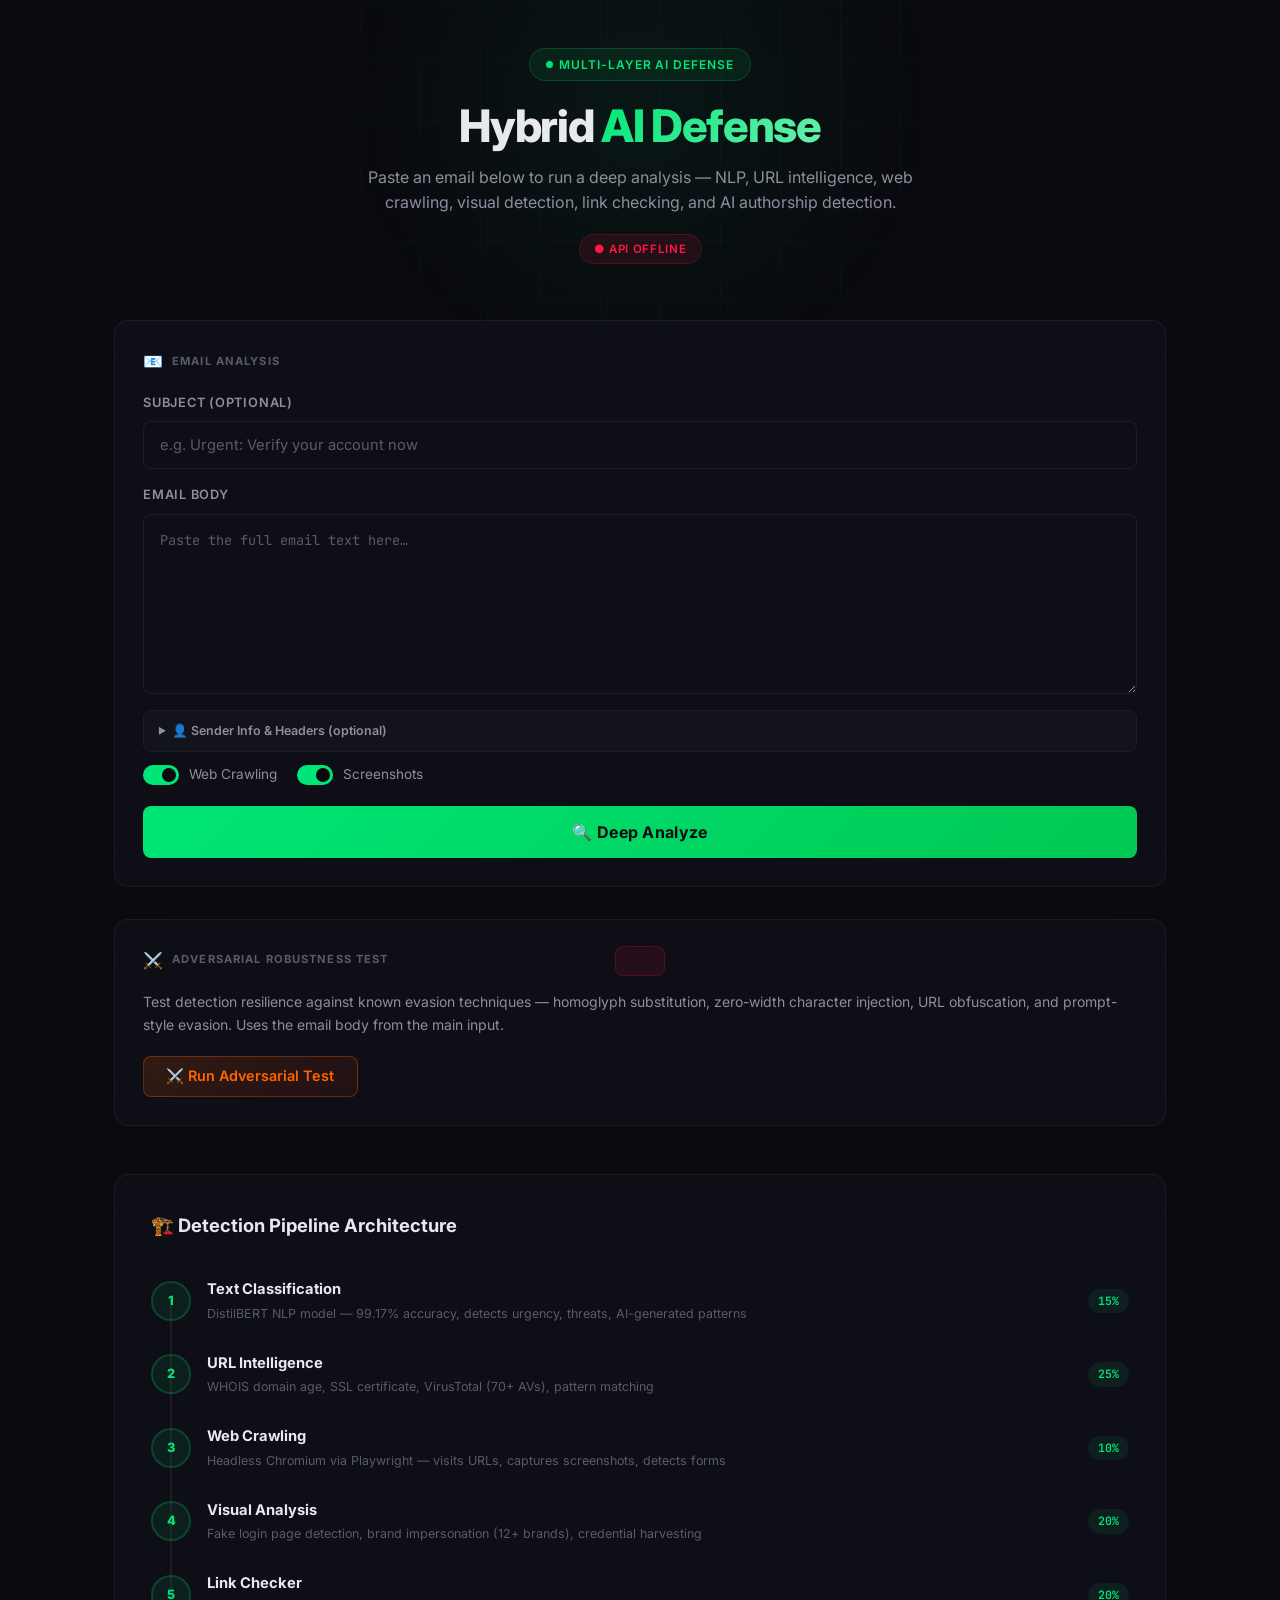
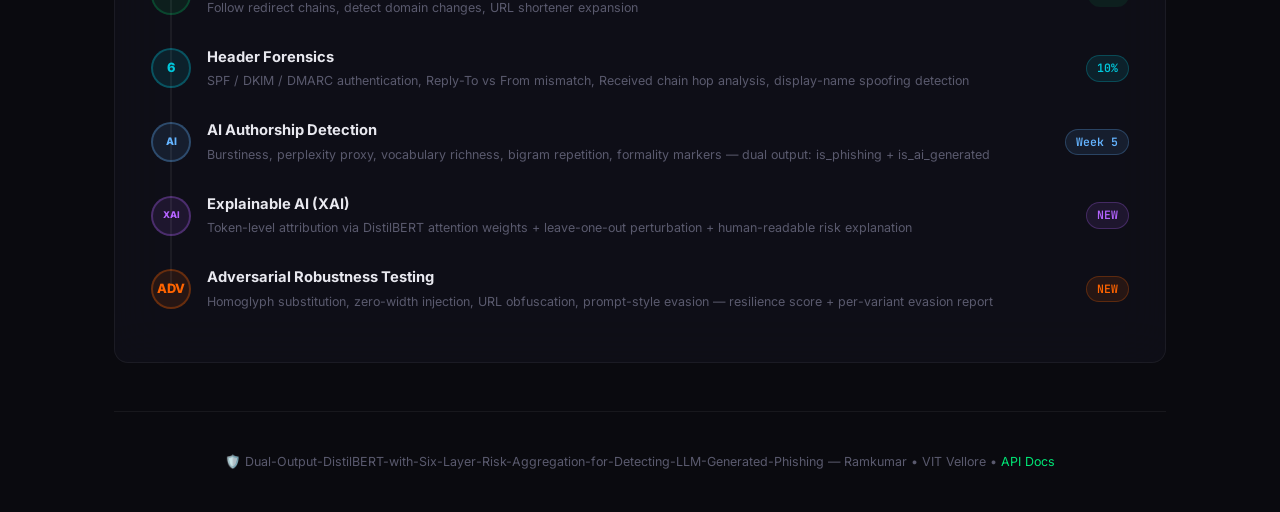
<file: frontend/index.html>
<!DOCTYPE html>
<html lang="en">

<head>
    <meta charset="UTF-8" />
    <meta name="viewport" content="width=device-width, initial-scale=1.0" />
    <title>Dual-Output-DistilBERT-with-Six-Layer-Risk-Aggregation-for-Detecting-LLM-Generated-Phishing — Phishing Detection Dashboard</title>
    <meta name="description"
        content="Multi-layer phishing detection system that combines NLP, URL intelligence, web crawling, and visual analysis to detect AI-generated phishing emails." />
    <link rel="stylesheet" href="styles.css" />
    <link rel="icon"
        href="data:image/svg+xml,<svg xmlns=%22http://www.w3.org/2000/svg%22 viewBox=%220 0 100 100%22><text y=%22.9em%22 font-size=%2290%22>🛡️</text></svg>" />
</head>

<body>

    <!-- Background effects -->
    <div class="bg-grid"></div>
    <div class="bg-glow"></div>

    <div class="app-wrapper">

        <!-- ===== HEADER ===== -->
        <header class="header">
            <div class="header__badge">
                <span class="dot"></span>
                Multi-Layer AI Defense
            </div>
            <h1 class="header__title">
                Hybrid <span class="accent">AI Defense</span>
            </h1>
            <p class="header__sub">
                Paste an email below to run a deep analysis — NLP, URL intelligence, web crawling, visual
                detection, link checking, and AI authorship detection.
            </p>
            <div id="statusChip" class="status-chip status-chip--loading">
                Checking API…
            </div>
        </header>

        <!-- ===== INPUT SECTION ===== -->
        <section class="input-section card" id="inputSection">
            <div class="card__title"><span class="icon">📧</span> Email Analysis</div>

            <div class="input-group">
                <label for="subjectInput">Subject (optional)</label>
                <input type="text" id="subjectInput" placeholder="e.g. Urgent: Verify your account now" />
            </div>

            <div class="input-group">
                <label for="emailInput">Email Body</label>
                <div id="emailInput" class="email-input" contenteditable="true"
                    data-placeholder="Paste the full email text here…"></div>
            </div>

            <!-- Sender Metadata + Raw Headers (optional) -->
            <details class="sender-details" id="senderDetails">
                <summary class="sender-summary">👤 Sender Info &amp; Headers (optional)</summary>
                <div class="sender-inputs">
                    <div class="input-group input-group--half">
                        <label for="senderEmail">From Email</label>
                        <input type="text" id="senderEmail" placeholder="sender@example.com" />
                    </div>
                    <div class="input-group input-group--half">
                        <label for="senderName">From Name</label>
                        <input type="text" id="senderName" placeholder="Display name" />
                    </div>
                    <div class="input-group input-group--half">
                        <label for="mailedBy">Mailed-by</label>
                        <input type="text" id="mailedBy" placeholder="mailing domain" />
                    </div>
                    <div class="input-group input-group--half">
                        <label for="signedBy">Signed-by</label>
                        <input type="text" id="signedBy" placeholder="DKIM domain" />
                    </div>
                    <div class="input-group">
                        <label for="securityInfo">Security</label>
                        <input type="text" id="securityInfo" placeholder="e.g. Standard encryption (TLS)" />
                    </div>
                    <!-- Raw headers for Layer 6 header forensics -->
                    <div class="input-group" style="margin-top:0.75rem;">
                        <label for="rawHeaders">Raw Email Headers <span class="label-hint">(paste full header block for Layer 6 forensics)</span></label>
                        <textarea id="rawHeaders" class="raw-headers-input" rows="6"
                            placeholder="Received: from mail.example.com ...&#10;From: attacker@evil.com&#10;Reply-To: attacker@evil.com&#10;Authentication-Results: spf=fail; dkim=fail; dmarc=fail&#10;..."></textarea>
                    </div>
                </div>
            </details>

            <div class="options-row">
                <label class="toggle-group">
                    <input type="checkbox" id="crawlToggle" checked />
                    Web Crawling
                </label>
                <label class="toggle-group">
                    <input type="checkbox" id="screenshotToggle" checked />
                    Screenshots
                </label>
            </div>

            <button class="btn-analyze" id="analyzeBtn">
                <span class="btn-text">🔍 Deep Analyze</span>
                <span class="spinner"></span>
            </button>

            <!-- Progress Stepper (shown during analysis) -->
            <div class="progress-stepper" id="progressStepper">
                <div class="progress-step" id="step-text" data-step="1">
                    <div class="progress-step__icon">🧠</div>
                    <div class="progress-step__label">Text Classification</div>
                    <div class="progress-step__status"></div>
                </div>
                <div class="progress-step" id="step-url" data-step="2">
                    <div class="progress-step__icon">🔗</div>
                    <div class="progress-step__label">URL Analysis</div>
                    <div class="progress-step__status"></div>
                </div>
                <div class="progress-step" id="step-crawl" data-step="3">
                    <div class="progress-step__icon">🕷️</div>
                    <div class="progress-step__label">Web Crawling</div>
                    <div class="progress-step__status"></div>
                </div>
                <div class="progress-step" id="step-visual" data-step="4">
                    <div class="progress-step__icon">👁️</div>
                    <div class="progress-step__label">Visual Analysis</div>
                    <div class="progress-step__status"></div>
                </div>
                <div class="progress-step" id="step-links" data-step="5">
                    <div class="progress-step__icon">🔀</div>
                    <div class="progress-step__label">Link Checking</div>
                    <div class="progress-step__status"></div>
                </div>
                <div class="progress-step" id="step-ai" data-step="6">
                    <div class="progress-step__icon">🤖</div>
                    <div class="progress-step__label">AI Authorship</div>
                    <div class="progress-step__status"></div>
                </div>
                <div class="progress-step" id="step-xai" data-step="7">
                    <div class="progress-step__icon">🔍</div>
                    <div class="progress-step__label">XAI</div>
                    <div class="progress-step__status"></div>
                </div>
                <div class="progress-step" id="step-headers" data-step="8">
                    <div class="progress-step__icon">📋</div>
                    <div class="progress-step__label">Headers</div>
                    <div class="progress-step__status"></div>
                </div>
            </div>
        </section>

        <!-- ===== RESULTS SECTION ===== -->
        <section class="results-section" id="resultsSection">

            <!-- Verdict Banner -->
            <div class="verdict-banner" id="verdictBanner">
                <div class="gauge-container" id="gaugeContainer">
                    <svg viewBox="0 0 100 100">
                        <circle class="gauge-bg" cx="50" cy="50" r="40" />
                        <circle class="gauge-fill" id="gaugeFill" cx="50" cy="50" r="40" stroke-dasharray="251.33"
                            stroke-dashoffset="251.33" />
                    </svg>
                    <div class="gauge-label">
                        <span class="gauge-label__score" id="gaugeScore">0</span>
                        <span class="gauge-label__tag">Risk</span>
                    </div>
                </div>

                <div class="verdict-info">
                    <div class="verdict-info__label">Overall Verdict</div>
                    <div class="verdict-info__verdict" id="verdictText">—</div>
                    <div class="verdict-info__layers" id="layersBadges"></div>
                </div>
            </div>

            <!-- AI Authorship Banner (shown only when ai_authorship data exists) -->
            <div class="ai-authorship-banner card" id="aiAuthorshipBanner" style="display:none;">
                <div class="ai-authorship-banner__header">
                    <div class="ai-authorship-banner__left">
                        <div class="ai-authorship-banner__icon" id="aiIcon">🤖</div>
                        <div>
                            <div class="ai-authorship-banner__title" id="aiTitle">AI Authorship Detection</div>
                            <div class="ai-authorship-banner__subtitle" id="aiSubtitle">Analysing writing patterns…</div>
                        </div>
                    </div>
                    <div class="ai-authorship-banner__right">
                        <div class="ai-score-ring" id="aiScoreRing">
                            <svg viewBox="0 0 60 60">
                                <circle class="ai-ring-bg" cx="30" cy="30" r="24"/>
                                <circle class="ai-ring-fill" id="aiRingFill" cx="30" cy="30" r="24"
                                    stroke-dasharray="150.8" stroke-dashoffset="150.8"/>
                            </svg>
                            <div class="ai-score-ring__label" id="aiScoreLabel">0%</div>
                        </div>
                        <div class="ai-verdict-pill" id="aiVerdictPill">—</div>
                    </div>
                </div>

                <!-- Signal bars -->
                <div class="ai-signals" id="aiSignals">
                    <div class="ai-signal-row">
                        <span class="ai-signal-name" title="Low sentence-length variance → AI-like">Burstiness</span>
                        <div class="ai-signal-bar-wrap"><div class="ai-signal-bar" id="sigBurstiness"></div></div>
                        <span class="ai-signal-val" id="sigBurstinessVal">—</span>
                    </div>
                    <div class="ai-signal-row">
                        <span class="ai-signal-name" title="Low word entropy → predictable AI text">Perplexity Proxy</span>
                        <div class="ai-signal-bar-wrap"><div class="ai-signal-bar" id="sigPerplexity"></div></div>
                        <span class="ai-signal-val" id="sigPerplexityVal">—</span>
                    </div>
                    <div class="ai-signal-row">
                        <span class="ai-signal-name" title="Low type-token ratio → limited lexical diversity">Vocab Richness</span>
                        <div class="ai-signal-bar-wrap"><div class="ai-signal-bar" id="sigVocab"></div></div>
                        <span class="ai-signal-val" id="sigVocabVal">—</span>
                    </div>
                    <div class="ai-signal-row">
                        <span class="ai-signal-name" title="High bigram repetition → AI phrase patterns">Repetition</span>
                        <div class="ai-signal-bar-wrap"><div class="ai-signal-bar" id="sigRepetition"></div></div>
                        <span class="ai-signal-val" id="sigRepetitionVal">—</span>
                    </div>
                    <div class="ai-signal-row">
                        <span class="ai-signal-name" title="Dense AI discourse markers (kindly, rest assured…)">Formality</span>
                        <div class="ai-signal-bar-wrap"><div class="ai-signal-bar" id="sigFormality"></div></div>
                        <span class="ai-signal-val" id="sigFormalityVal">—</span>
                    </div>
                </div>

                <!-- Triggered signals list -->
                <ul class="ai-signal-notes" id="aiSignalNotes"></ul>
            </div>

            <!-- XAI Explanation Panel -->
            <div class="xai-panel card" id="xaiPanel" style="display:none;">
                <div class="card__title"><span class="icon">🔍</span> Explainable AI (XAI) — Why was this flagged?</div>

                <!-- Summary one-liner -->
                <div class="xai-summary" id="xaiSummary"></div>

                <!-- Risk category pills -->
                <div class="xai-categories" id="xaiCategories"></div>

                <!-- Token attribution view -->
                <div class="xai-token-section">
                    <div class="xai-token-label">Token Attribution <span class="xai-token-hint">(highlighted words drove the classification)</span></div>
                    <div class="xai-token-view" id="xaiTokenView"></div>
                    <!-- Legend -->
                    <div class="xai-legend">
                        <span class="xai-legend-item"><span class="xai-tok xai-tok--high">word</span> High influence</span>
                        <span class="xai-legend-item"><span class="xai-tok xai-tok--mid">word</span> Medium</span>
                        <span class="xai-legend-item"><span class="xai-tok xai-tok--low">word</span> Low</span>
                    </div>
                </div>

                <!-- Top tokens bar chart -->
                <div class="xai-top-tokens" id="xaiTopTokens" style="display:none;">
                    <div class="xai-token-label">Top Influential Tokens</div>
                    <div class="xai-bars" id="xaiBars"></div>
                </div>

                <!-- LOO delta -->
                <div class="xai-loo" id="xaiLoo" style="display:none;">
                    <span class="xai-loo-label">Removing top token drops phishing confidence by</span>
                    <span class="xai-loo-delta" id="xaiLooDelta">—</span>
                </div>

                <!-- Full explanation -->
                <div class="xai-explanation" id="xaiExplanation"></div>
            </div>

            <!-- Layer Grid -->
            <div class="layer-grid" id="layerGrid">
                <!-- Layer 1: Text Classification -->
                <div class="card layer-card" id="layerText">
                    <div class="layer-card__header">
                        <span class="layer-card__name"><span class="layer-icon">🧠</span> Text (NLP)</span>
                        <span class="layer-card__score" id="textScore">—</span>
                    </div>
                    <div class="layer-card__bar">
                        <div class="layer-card__bar-fill" id="textBar"></div>
                    </div>
                    <ul class="layer-card__flags" id="textFlags"></ul>
                </div>

                <!-- Sender Analysis -->
                <div class="card layer-card" id="layerSender" style="display:none;">
                    <div class="layer-card__header">
                        <span class="layer-card__name"><span class="layer-icon">👤</span> Sender</span>
                        <span class="layer-card__score" id="senderScore">—</span>
                    </div>
                    <div class="layer-card__bar">
                        <div class="layer-card__bar-fill" id="senderBar"></div>
                    </div>
                    <ul class="layer-card__flags" id="senderFlags"></ul>
                </div>

                <!-- Layer 2: URL Analysis -->
                <div class="card layer-card" id="layerURL">
                    <div class="layer-card__header">
                        <span class="layer-card__name"><span class="layer-icon">🔗</span> URL Intel</span>
                        <span class="layer-card__score" id="urlScore">—</span>
                    </div>
                    <div class="layer-card__bar">
                        <div class="layer-card__bar-fill" id="urlBar"></div>
                    </div>
                    <ul class="layer-card__flags" id="urlFlags"></ul>
                </div>

                <!-- Layer 3: Web Crawling -->
                <div class="card layer-card" id="layerCrawl">
                    <div class="layer-card__header">
                        <span class="layer-card__name"><span class="layer-icon">🕷️</span> Web Crawl</span>
                        <span class="layer-card__score" id="crawlScore">—</span>
                    </div>
                    <div class="layer-card__bar">
                        <div class="layer-card__bar-fill" id="crawlBar"></div>
                    </div>
                    <ul class="layer-card__flags" id="crawlFlags"></ul>
                </div>

                <!-- Layer 4: Visual Analysis -->
                <div class="card layer-card" id="layerVisual">
                    <div class="layer-card__header">
                        <span class="layer-card__name"><span class="layer-icon">👁️</span> Visual</span>
                        <span class="layer-card__score" id="visualScore">—</span>
                    </div>
                    <div class="layer-card__bar">
                        <div class="layer-card__bar-fill" id="visualBar"></div>
                    </div>
                    <ul class="layer-card__flags" id="visualFlags"></ul>
                </div>

                <!-- Layer 5: Link Checker -->
                <div class="card layer-card" id="layerLinks">
                    <div class="layer-card__header">
                        <span class="layer-card__name"><span class="layer-icon">🔀</span> Link Check</span>
                        <span class="layer-card__score" id="linkScore">—</span>
                    </div>
                    <div class="layer-card__bar">
                        <div class="layer-card__bar-fill" id="linkBar"></div>
                    </div>
                    <ul class="layer-card__flags" id="linkFlags"></ul>
                </div>

                <!-- Layer 6: Header Forensics -->
                <div class="card layer-card layer-card--headers" id="layerHeaders" style="display:none;">
                    <div class="layer-card__header">
                        <span class="layer-card__name"><span class="layer-icon">📋</span> Headers</span>
                        <span class="layer-card__score" id="headerScore">—</span>
                    </div>
                    <div class="layer-card__bar">
                        <div class="layer-card__bar-fill" id="headerBar"></div>
                    </div>
                    <!-- Auth badges row -->
                    <div class="header-auth-badges" id="headerAuthBadges"></div>
                    <ul class="layer-card__flags" id="headerFlags"></ul>
                </div>
            </div>

            <!-- Screenshot Gallery (populated by JS when crawl screenshots exist) -->
            <div id="screenshotsSection" style="display:none;" class="card screenshots-card">
                <div class="card__title"><span class="icon">📸</span> Link Previews</div>
                <div class="crawl-screenshots" id="screenshotsGallery"></div>
            </div>

            <!-- Risk Factors -->
            <div class="risk-factors card" id="riskFactorsCard" style="display:none;">
                <div class="card__title"><span class="icon">⚠️</span> Risk Factors</div>
                <ul class="risk-factors__list" id="riskFactorsList"></ul>
            </div>

            <!-- Export Button -->
            <div class="export-bar">
                <button class="btn-export" id="exportJsonBtn" title="Download results as JSON">
                    📥 Export JSON
                </button>
            </div>
        </section>

        <!-- ===== ADVERSARIAL ROBUSTNESS SECTION ===== -->
        <section class="adv-section card" id="advSection">
            <div class="card__title"><span class="icon">⚔️</span> Adversarial Robustness Test</div>
            <p class="adv-desc">
                Test detection resilience against known evasion techniques — homoglyph substitution,
                zero-width character injection, URL obfuscation, and prompt-style evasion.
                Uses the email body from the main input.
            </p>
            <button class="btn-adv" id="advTestBtn">
                <span class="btn-text">⚔️ Run Adversarial Test</span>
                <span class="spinner"></span>
                <span class="btn-loading-text" style="display:none;">Running tests… (may take ~30s)</span>
            </button>

            <!-- Resilience result (hidden until test runs) -->
            <div class="adv-result" id="advResult" style="display:none;">

                <!-- Score row -->
                <div class="adv-score-row">
                    <div class="adv-score-block">
                        <div class="adv-score-label">Resilience Score</div>
                        <div class="adv-score-value" id="advResilienceScore">—</div>
                    </div>
                    <div class="adv-score-block">
                        <div class="adv-score-label">Evasion Rate</div>
                        <div class="adv-score-value adv-score-value--bad" id="advEvasionRate">—</div>
                    </div>
                    <div class="adv-score-block">
                        <div class="adv-score-label">Tests Run</div>
                        <div class="adv-score-value adv-score-value--neutral" id="advTotalTests">—</div>
                    </div>
                    <div class="adv-score-block">
                        <div class="adv-score-label">Evaded</div>
                        <div class="adv-score-value adv-score-value--bad" id="advEvaded">—</div>
                    </div>
                </div>

                <!-- Summary -->
                <div class="adv-summary" id="advSummary"></div>

                <!-- Per-attack-type breakdown -->
                <div class="adv-breakdown" id="advBreakdown"></div>

                <!-- Individual results table -->
                <div class="adv-results-title">Attack Variant Results</div>
                <div class="adv-table-wrap">
                    <table class="adv-table" id="advTable">
                        <thead>
                            <tr>
                                <th>Attack Type</th>
                                <th>Variant</th>
                                <th>Orig Score</th>
                                <th>Adv Score</th>
                                <th>Delta</th>
                                <th>Evaded?</th>
                                <th>Notes</th>
                            </tr>
                        </thead>
                        <tbody id="advTableBody"></tbody>
                    </table>
                </div>
            </div>
        </section>

        <!-- ===== HISTORY SECTION ===== -->
        <section class="history-section" id="historySection" style="display:none;">
            <div class="card">
                <div class="card__title"><span class="icon">📋</span> Analysis History
                    <button class="btn-clear-history" id="clearHistoryBtn" title="Clear all history">Clear</button>
                </div>
                <div class="history-list" id="historyList"></div>
            </div>
        </section>

        <!-- ===== ARCHITECTURE SECTION ===== -->
        <section class="architecture-section">
            <div class="card">
                <div class="arch-title">🏗️ Detection Pipeline Architecture</div>
                <div class="arch-pipeline">
                    <div class="arch-step">
                        <div class="arch-step__num">1</div>
                        <div class="arch-step__info">
                            <div class="arch-step__name">Text Classification</div>
                            <div class="arch-step__desc">DistilBERT NLP model — 99.17% accuracy, detects urgency,
                                threats, AI-generated patterns</div>
                        </div>
                        <div class="arch-step__weight">15%</div>
                    </div>
                    <div class="arch-step">
                        <div class="arch-step__num">2</div>
                        <div class="arch-step__info">
                            <div class="arch-step__name">URL Intelligence</div>
                            <div class="arch-step__desc">WHOIS domain age, SSL certificate, VirusTotal (70+ AVs),
                                pattern matching</div>
                        </div>
                        <div class="arch-step__weight">25%</div>
                    </div>
                    <div class="arch-step">
                        <div class="arch-step__num">3</div>
                        <div class="arch-step__info">
                            <div class="arch-step__name">Web Crawling</div>
                            <div class="arch-step__desc">Headless Chromium via Playwright — visits URLs, captures
                                screenshots, detects forms</div>
                        </div>
                        <div class="arch-step__weight">10%</div>
                    </div>
                    <div class="arch-step">
                        <div class="arch-step__num">4</div>
                        <div class="arch-step__info">
                            <div class="arch-step__name">Visual Analysis</div>
                            <div class="arch-step__desc">Fake login page detection, brand impersonation (12+ brands),
                                credential harvesting</div>
                        </div>
                        <div class="arch-step__weight">20%</div>
                    </div>
                    <div class="arch-step">
                        <div class="arch-step__num">5</div>
                        <div class="arch-step__info">
                            <div class="arch-step__name">Link Checker</div>
                            <div class="arch-step__desc">Follow redirect chains, detect domain changes, URL shortener
                                expansion</div>
                        </div>
                        <div class="arch-step__weight">20%</div>
                    </div>
                    <div class="arch-step arch-step--headers">
                        <div class="arch-step__num">6</div>
                        <div class="arch-step__info">
                            <div class="arch-step__name">Header Forensics</div>
                            <div class="arch-step__desc">SPF / DKIM / DMARC authentication, Reply-To vs From mismatch,
                                Received chain hop analysis, display-name spoofing detection</div>
                        </div>
                        <div class="arch-step__weight arch-step__weight--headers">10%</div>
                    </div>
                    <div class="arch-step arch-step--ai">
                        <div class="arch-step__num">AI</div>
                        <div class="arch-step__info">
                            <div class="arch-step__name">AI Authorship Detection</div>
                            <div class="arch-step__desc">Burstiness, perplexity proxy, vocabulary richness, bigram
                                repetition, formality markers — dual output: is_phishing + is_ai_generated</div>
                        </div>
                        <div class="arch-step__weight arch-step__weight--ai">Week 5</div>
                    </div>
                    <div class="arch-step arch-step--xai">
                        <div class="arch-step__num">XAI</div>
                        <div class="arch-step__info">
                            <div class="arch-step__name">Explainable AI (XAI)</div>
                            <div class="arch-step__desc">Token-level attribution via DistilBERT attention weights +
                                leave-one-out perturbation + human-readable risk explanation</div>
                        </div>
                        <div class="arch-step__weight arch-step__weight--xai">NEW</div>
                    </div>
                    <div class="arch-step arch-step--adv">
                        <div class="arch-step__num">ADV</div>
                        <div class="arch-step__info">
                            <div class="arch-step__name">Adversarial Robustness Testing</div>
                            <div class="arch-step__desc">Homoglyph substitution, zero-width injection, URL obfuscation,
                                prompt-style evasion — resilience score + per-variant evasion report</div>
                        </div>
                        <div class="arch-step__weight arch-step__weight--adv">NEW</div>
                    </div>
                </div>
            </div>
        </section>

        <!-- ===== FOOTER ===== -->
        <footer class="footer">
            <p class="footer__text">
                🛡️ Dual-Output-DistilBERT-with-Six-Layer-Risk-Aggregation-for-Detecting-LLM-Generated-Phishing &mdash; Ramkumar &bull; VIT Vellore &bull;
                <a href="http://localhost:8001/docs" target="_blank" rel="noopener">API Docs</a>
            </p>
        </footer>
    </div>

    <!-- Error Toast -->
    <div class="error-toast" id="errorToast"></div>

    <script src="app.js"></script>
</body>

</html>
</file>
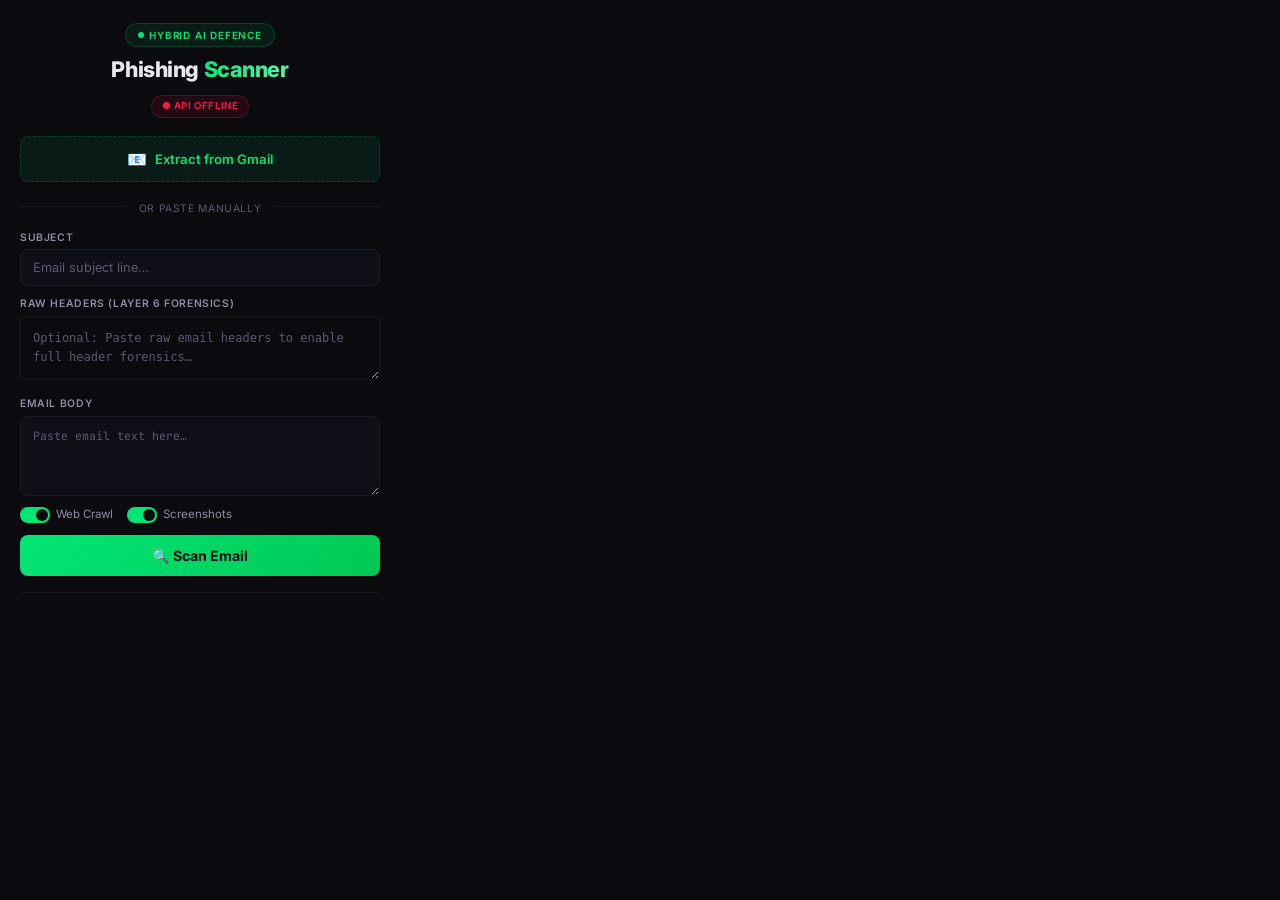
<file: extension/popup.html>
<!DOCTYPE html>
<html lang="en">

<head>
  <meta charset="UTF-8" />
  <meta name="viewport" content="width=device-width, initial-scale=1.0" />
  <title>Hybrid AI Defence</title>
  <link rel="stylesheet" href="popup.css" />
</head>

<body>
  <div class="app">

    <!-- Header -->
    <header class="header">
      <div class="header__badge">
        <span class="dot"></span>
        Hybrid AI Defence
      </div>
      <h1 class="header__title">Phishing <span class="accent">Scanner</span></h1>
      <div class="status-chip" id="statusChip">Checking API…</div>
    </header>

    <!-- Input Section -->
    <section class="input-section" id="inputSection">

      <button class="btn-extract" id="extractBtn">
        <span class="btn-icon">📧</span>
        Extract from Gmail
      </button>

      <!-- Sender Metadata (auto-filled on extract) -->
      <details class="sender-info" id="senderInfoPanel" style="display:none;">
        <summary class="section-title"><span class="icon">👤</span> Sender Info <span class="summary-arrow"></span></summary>
        <div class="sender-grid">
          <span class="sender-label">From</span>
          <span class="sender-value" id="senderFrom">—</span>
          <span class="sender-label">Mailed-by</span>
          <span class="sender-value" id="senderMailedBy">—</span>
          <span class="sender-label">Signed-by</span>
          <span class="sender-value" id="senderSignedBy">—</span>
          <span class="sender-label">Security</span>
          <span class="sender-value" id="senderSecurity">—</span>
        </div>
      </details>

      <div class="or-divider"><span>or paste manually</span></div>

      <div class="input-group">
        <label for="subjectInput">Subject</label>
        <input type="text" id="subjectInput" placeholder="Email subject line…" />
      </div>

      <div class="input-group">
        <label for="rawHeadersInput">Raw Headers (Layer 6 Forensics)</label>
        <textarea id="rawHeadersInput" placeholder="Optional: Paste raw email headers to enable full header forensics…" style="width: 100%; min-height: 48px; border-radius: 6px; padding: 0.75rem; font-family: monospace; font-size: 0.75rem; background: var(--surface); color: var(--text); border: 1px solid var(--border);"></textarea>
      </div>

      <div class="input-group">
        <label for="emailInput">Email Body</label>
        <div id="emailInput" class="email-input" contenteditable="true" data-placeholder="Paste email text here…"></div>
      </div>

      <div class="options-row">
        <label class="toggle-group">
          <input type="checkbox" id="crawlToggle" checked />
          Web Crawl
        </label>
        <label class="toggle-group">
          <input type="checkbox" id="screenshotToggle" checked />
          Screenshots
        </label>
      </div>

      <button class="btn-analyze" id="analyzeBtn">
        <span class="btn-text">🔍 Scan Email</span>
        <span class="spinner"></span>
      </button>
    </section>

    <!-- Results Section -->
    <section class="results-section" id="resultsSection">

      <!-- Verdict -->
      <div class="verdict-banner" id="verdictBanner">
        <div class="gauge-container">
          <svg viewBox="0 0 100 100">
            <circle class="gauge-bg" cx="50" cy="50" r="40" />
            <circle class="gauge-fill" id="gaugeFill" cx="50" cy="50" r="40" stroke-dasharray="251.33"
              stroke-dashoffset="251.33" />
          </svg>
          <div class="gauge-label">
            <span class="gauge-score" id="gaugeScore">0</span>
            <span class="gauge-tag">Risk</span>
          </div>
        </div>
        <div class="verdict-info">
          <div class="verdict-label">Overall Verdict</div>
          <div class="verdict-text" id="verdictText">—</div>
          <div class="verdict-layers" id="layersBadges"></div>
        </div>
      </div>

      <!-- Layer Cards -->
      <div class="layer-grid">

        <!-- Text -->
        <div class="layer-card">
          <div class="layer-card__header">
            <span class="layer-name"><span class="li">🧠</span> Text</span>
            <span class="layer-score" id="textScore">—</span>
          </div>
          <div class="layer-bar">
            <div class="layer-bar__fill" id="textBar"></div>
          </div>
          <ul class="layer-flags" id="textFlags"></ul>
        </div>

        <!-- Sender -->
        <div class="layer-card" id="senderCard" style="display:none;">
          <div class="layer-card__header">
            <span class="layer-name"><span class="li">👤</span> Sender</span>
            <span class="layer-score" id="senderScore">—</span>
          </div>
          <div class="layer-bar">
            <div class="layer-bar__fill" id="senderBar"></div>
          </div>
          <ul class="layer-flags" id="senderFlags"></ul>
        </div>

        <!-- URL -->
        <div class="layer-card">
          <div class="layer-card__header">
            <span class="layer-name"><span class="li">🔗</span> URL</span>
            <span class="layer-score" id="urlScore">—</span>
          </div>
          <div class="layer-bar">
            <div class="layer-bar__fill" id="urlBar"></div>
          </div>
          <ul class="layer-flags" id="urlFlags"></ul>
        </div>

        <!-- Crawl -->
        <div class="layer-card">
          <div class="layer-card__header">
            <span class="layer-name"><span class="li">🕷️</span> Crawl</span>
            <span class="layer-score" id="crawlScore">—</span>
          </div>
          <div class="layer-bar">
            <div class="layer-bar__fill" id="crawlBar"></div>
          </div>
          <ul class="layer-flags" id="crawlFlags"></ul>
        </div>

        <!-- Visual -->
        <div class="layer-card">
          <div class="layer-card__header">
            <span class="layer-name"><span class="li">👁️</span> Visual</span>
            <span class="layer-score" id="visualScore">—</span>
          </div>
          <div class="layer-bar">
            <div class="layer-bar__fill" id="visualBar"></div>
          </div>
          <ul class="layer-flags" id="visualFlags"></ul>
        </div>

        <!-- Links -->
        <div class="layer-card">
          <div class="layer-card__header">
            <span class="layer-name"><span class="li">🔀</span> Links</span>
            <span class="layer-score" id="linkScore">—</span>
          </div>
          <div class="layer-bar">
            <div class="layer-bar__fill" id="linkBar"></div>
          </div>
          <ul class="layer-flags" id="linkFlags"></ul>
        </div>

        <!-- Layer 6: Header Forensics -->
        <div class="layer-card layer-card--headers" id="headerCard" style="display:none;">
          <div class="layer-card__header">
            <span class="layer-name"><span class="li">📋</span> Headers</span>
            <span class="layer-score" id="headerScore">—</span>
          </div>
          <div class="layer-bar">
            <div class="layer-bar__fill" id="headerBar"></div>
          </div>
          <div class="header-auth-badges" id="headerAuthBadges"></div>
          <ul class="layer-flags" id="headerFlags"></ul>
        </div>

      </div>

      <!-- AI Authorship Card -->
      <div class="ai-auth-card" id="aiAuthorshipCard" style="display:none;">
        <div class="ai-auth-card__header">
          <span class="section-title"><span class="icon">🤖</span> AI Authorship</span>
          <div class="ai-auth-right">
            <span class="ai-auth-score" id="aiAuthScore">—</span>
            <span class="ai-auth-pill" id="aiAuthPill">—</span>
          </div>
        </div>
        <ul class="ai-signals-list" id="aiAuthSignals"></ul>
      </div>

      <!-- XAI Summary Card -->
      <div class="xai-summary-card" id="xaiSummaryCard" style="display:none;">
        <div class="section-title"><span class="icon">🔍</span> Why Flagged?</div>
        <div class="xai-summary-text" id="xaiSummaryText"></div>
        <div class="xai-cat-pills" id="xaiCatPills"></div>
        <div class="xai-top-tokens-text" id="xaiTopTokens"></div>
      </div>

      <!-- Screenshot Gallery -->
      <div id="screenshotsSection" style="display:none;" class="ss-section">
        <div class="section-title"><span class="icon">📸</span> Link Previews</div>
        <div class="crawl-screenshots-ext" id="screenshotsGallery"></div>
      </div>

      <!-- Risk Factors -->
      <div class="risk-factors" id="riskFactorsCard" style="display:none;">
        <div class="section-title"><span class="icon">⚠️</span> Risk Factors</div>
        <ul class="risk-list" id="riskFactorsList"></ul>
      </div>

    </section>

    <!-- Footer -->
    <footer class="footer">
      🛡️ Hybrid AI Defence — Ramkumar • VIT Vellore
    </footer>
  </div>

  <!-- Error Toast -->
  <div class="error-toast" id="errorToast"></div>

  <script src="popup.js"></script>
</body>

</html>
</file>
<file: frontend/styles.css>
/* ============================================
   Dual-Output-DistilBERT-with-Six-Layer-Risk-Aggregation-for-Detecting-LLM-Generated-Phishing — Dark Mode + Green Accent
   ============================================ */

@import url('https://fonts.googleapis.com/css2?family=Inter:wght@300;400;500;600;700;800;900&family=JetBrains+Mono:wght@400;500;600&display=swap');

/* ---------- Design Tokens ---------- */
:root {
  /* Background palette */
  --bg-primary: #0a0a0f;
  --bg-secondary: #101018;
  --bg-card: rgba(18, 18, 28, 0.65);
  --bg-card-hover: rgba(24, 24, 38, 0.8);
  --bg-input: rgba(15, 15, 24, 0.8);
  --bg-overlay: rgba(0, 0, 0, 0.6);

  /* Green accent spectrum */
  --accent: #00e676;
  --accent-dim: #00c853;
  --accent-glow: rgba(0, 230, 118, 0.25);
  --accent-subtle: rgba(0, 230, 118, 0.08);

  /* Text */
  --text-primary: #e8e8ef;
  --text-secondary: #8e8ea0;
  --text-muted: #5a5a6e;

  /* Borders */
  --border: rgba(255, 255, 255, 0.06);
  --border-accent: rgba(0, 230, 118, 0.2);

  /* Verdict colors */
  --safe: #00e676;
  --safe-bg: rgba(0, 230, 118, 0.1);
  --suspicious: #ffab00;
  --suspicious-bg: rgba(255, 171, 0, 0.1);
  --phishing: #ff1744;
  --phishing-bg: rgba(255, 23, 68, 0.1);

  /* Misc */
  --radius: 14px;
  --radius-sm: 8px;
  --radius-lg: 20px;
  --shadow: 0 8px 32px rgba(0, 0, 0, 0.4);
  --transition: 0.3s cubic-bezier(0.4, 0, 0.2, 1);

  /* Font */
  --font: 'Inter', -apple-system, BlinkMacSystemFont, sans-serif;
  --mono: 'JetBrains Mono', monospace;
}

/* ---------- Reset ---------- */
*,
*::before,
*::after {
  margin: 0;
  padding: 0;
  box-sizing: border-box;
}

html {
  scroll-behavior: smooth;
}

body {
  font-family: var(--font);
  background: var(--bg-primary);
  color: var(--text-primary);
  line-height: 1.6;
  min-height: 100vh;
  overflow-x: hidden;
  -webkit-font-smoothing: antialiased;
}

/* ---------- Animated Background ---------- */
.bg-grid {
  position: fixed;
  inset: 0;
  z-index: 0;
  background-image:
    linear-gradient(rgba(0, 230, 118, 0.03) 1px, transparent 1px),
    linear-gradient(90deg, rgba(0, 230, 118, 0.03) 1px, transparent 1px);
  background-size: 60px 60px;
  pointer-events: none;
}

.bg-glow {
  position: fixed;
  width: 600px;
  height: 600px;
  border-radius: 50%;
  background: radial-gradient(circle, rgba(0, 230, 118, 0.06) 0%, transparent 70%);
  top: -200px;
  left: 50%;
  transform: translateX(-50%);
  pointer-events: none;
  z-index: 0;
  animation: pulseGlow 8s ease-in-out infinite;
}

@keyframes pulseGlow {

  0%,
  100% {
    opacity: 0.5;
    transform: translateX(-50%) scale(1);
  }

  50% {
    opacity: 1;
    transform: translateX(-50%) scale(1.15);
  }
}

/* ---------- Layout ---------- */
.app-wrapper {
  position: relative;
  z-index: 1;
  max-width: 1100px;
  margin: 0 auto;
  padding: 0 24px;
}

/* ---------- Header ---------- */
.header {
  padding: 48px 0 24px;
  text-align: center;
}

.header__badge {
  display: inline-flex;
  align-items: center;
  gap: 6px;
  background: var(--accent-subtle);
  border: 1px solid var(--border-accent);
  border-radius: 100px;
  padding: 6px 16px;
  font-size: 0.75rem;
  font-weight: 600;
  color: var(--accent);
  text-transform: uppercase;
  letter-spacing: 0.08em;
  margin-bottom: 20px;
}

.header__badge .dot {
  width: 7px;
  height: 7px;
  border-radius: 50%;
  background: var(--accent);
  animation: blink 2s ease-in-out infinite;
}

@keyframes blink {

  0%,
  100% {
    opacity: 1;
  }

  50% {
    opacity: 0.3;
  }
}

.header__title {
  font-size: clamp(1.8rem, 4.5vw, 2.8rem);
  font-weight: 800;
  letter-spacing: -0.03em;
  line-height: 1.15;
  margin-bottom: 12px;
}

.header__title .accent {
  background: linear-gradient(135deg, var(--accent), #69f0ae);
  -webkit-background-clip: text;
  -webkit-text-fill-color: transparent;
  background-clip: text;
}

.header__sub {
  font-size: 1rem;
  color: var(--text-secondary);
  max-width: 580px;
  margin: 0 auto;
  font-weight: 400;
}

/* ---------- Status Chip ---------- */
.status-chip {
  display: inline-flex;
  align-items: center;
  gap: 6px;
  margin-top: 18px;
  padding: 5px 14px;
  border-radius: 100px;
  font-size: 0.72rem;
  font-weight: 600;
  text-transform: uppercase;
  letter-spacing: 0.06em;
  transition: var(--transition);
}

.status-chip--online {
  background: var(--safe-bg);
  color: var(--safe);
  border: 1px solid rgba(0, 230, 118, 0.2);
}

.status-chip--offline {
  background: var(--phishing-bg);
  color: var(--phishing);
  border: 1px solid rgba(255, 23, 68, 0.2);
}

.status-chip--loading {
  background: rgba(255, 255, 255, 0.05);
  color: var(--text-muted);
  border: 1px solid var(--border);
}

/* ---------- Glass Card ---------- */
.card {
  background: var(--bg-card);
  backdrop-filter: blur(24px);
  -webkit-backdrop-filter: blur(24px);
  border: 1px solid var(--border);
  border-radius: var(--radius);
  padding: 28px;
  transition: var(--transition);
}

.card:hover {
  background: var(--bg-card-hover);
  border-color: rgba(255, 255, 255, 0.09);
}

.card__title {
  font-size: 0.7rem;
  font-weight: 700;
  text-transform: uppercase;
  letter-spacing: 0.1em;
  color: var(--text-muted);
  margin-bottom: 18px;
  display: flex;
  align-items: center;
  gap: 8px;
}

.card__title .icon {
  font-size: 1rem;
}

/* ---------- Input Section ---------- */
.input-section {
  margin: 32px 0;
}

.input-group {
  margin-bottom: 16px;
}

.input-group label {
  display: block;
  font-size: 0.8rem;
  font-weight: 600;
  color: var(--text-secondary);
  margin-bottom: 8px;
  text-transform: uppercase;
  letter-spacing: 0.06em;
}

.input-group input,
.input-group textarea,
.input-group .email-input {
  width: 100%;
  background: var(--bg-input);
  border: 1px solid var(--border);
  border-radius: var(--radius-sm);
  padding: 14px 16px;
  color: var(--text-primary);
  font-family: var(--font);
  font-size: 0.92rem;
  transition: var(--transition);
  outline: none;
  resize: vertical;
  box-sizing: border-box;
}

.input-group input::placeholder,
.input-group textarea::placeholder {
  color: var(--text-muted);
}

/* Contenteditable placeholder via :empty:before */
.input-group .email-input:empty:before {
  content: attr(data-placeholder);
  color: var(--text-muted);
  pointer-events: none;
}

.input-group input:focus,
.input-group textarea:focus,
.input-group .email-input:focus {
  border-color: var(--accent);
  box-shadow: 0 0 0 3px var(--accent-glow);
}

.input-group textarea,
.input-group .email-input {
  min-height: 180px;
  max-height: 400px;
  overflow-y: auto;
  font-family: var(--mono);
  font-size: 0.85rem;
  line-height: 1.7;
  white-space: pre-wrap;
  word-break: break-word;
}

/* Hide pasted images/formatting but keep link structure */
.input-group .email-input img {
  display: none;
}

.input-group .email-input a {
  color: var(--accent);
  text-decoration: underline;
}

/* ---------- Options Row ---------- */
.options-row {
  display: flex;
  gap: 20px;
  flex-wrap: wrap;
  margin-bottom: 20px;
}

.toggle-group {
  display: flex;
  align-items: center;
  gap: 10px;
  cursor: pointer;
  font-size: 0.85rem;
  color: var(--text-secondary);
}

.toggle-group input[type="checkbox"] {
  appearance: none;
  width: 36px;
  height: 20px;
  background: rgba(255, 255, 255, 0.08);
  border-radius: 100px;
  position: relative;
  cursor: pointer;
  transition: var(--transition);
}

.toggle-group input[type="checkbox"]::after {
  content: '';
  position: absolute;
  width: 14px;
  height: 14px;
  background: var(--text-muted);
  border-radius: 50%;
  top: 3px;
  left: 3px;
  transition: var(--transition);
}

.toggle-group input[type="checkbox"]:checked {
  background: var(--accent);
}

.toggle-group input[type="checkbox"]:checked::after {
  background: var(--bg-primary);
  left: 19px;
}

/* ---------- Analyze Button ---------- */
.btn-analyze {
  width: 100%;
  padding: 16px;
  border: none;
  border-radius: var(--radius-sm);
  font-family: var(--font);
  font-size: 1rem;
  font-weight: 700;
  cursor: pointer;
  transition: var(--transition);
  position: relative;
  overflow: hidden;
  letter-spacing: 0.02em;
  background: linear-gradient(135deg, var(--accent), var(--accent-dim));
  color: var(--bg-primary);
}

.btn-analyze:hover:not(:disabled) {
  transform: translateY(-2px);
  box-shadow: 0 8px 30px var(--accent-glow);
}

.btn-analyze:active:not(:disabled) {
  transform: translateY(0);
}

.btn-analyze:disabled {
  opacity: 0.5;
  cursor: not-allowed;
}

.btn-analyze .spinner {
  display: none;
  width: 20px;
  height: 20px;
  border: 2.5px solid rgba(10, 10, 15, 0.2);
  border-top-color: var(--bg-primary);
  border-radius: 50%;
  animation: spin 0.8s linear infinite;
  margin: 0 auto;
}

.btn-analyze.loading .btn-text {
  display: none;
}

.btn-analyze.loading .spinner {
  display: inline-block;
}

@keyframes spin {
  to {
    transform: rotate(360deg);
  }
}

/* ---------- Results Section ---------- */
.results-section {
  display: none;
  margin: 36px 0;
  animation: fadeUp 0.6s ease-out;
}

.results-section.visible {
  display: block;
}

@keyframes fadeUp {
  from {
    opacity: 0;
    transform: translateY(24px);
  }

  to {
    opacity: 1;
    transform: translateY(0);
  }
}

/* ---------- Verdict Banner ---------- */
.verdict-banner {
  display: flex;
  align-items: center;
  gap: 24px;
  padding: 32px;
  border-radius: var(--radius-lg);
  margin-bottom: 28px;
  position: relative;
  overflow: hidden;
}

.verdict-banner::before {
  content: '';
  position: absolute;
  inset: 0;
  z-index: 0;
  opacity: 0.07;
  background: radial-gradient(ellipse at 30% 50%, currentColor 0%, transparent 70%);
}

.verdict-banner>* {
  position: relative;
  z-index: 1;
}

.verdict-banner.safe {
  background: var(--safe-bg);
  border: 1px solid rgba(0, 230, 118, 0.18);
  color: var(--safe);
}

.verdict-banner.suspicious {
  background: var(--suspicious-bg);
  border: 1px solid rgba(255, 171, 0, 0.18);
  color: var(--suspicious);
}

.verdict-banner.phishing {
  background: var(--phishing-bg);
  border: 1px solid rgba(255, 23, 68, 0.18);
  color: var(--phishing);
}

/* --- Risk Gauge (SVG arc) --- */
.gauge-container {
  flex-shrink: 0;
  width: 100px;
  height: 100px;
  position: relative;
}

.gauge-container svg {
  width: 100%;
  height: 100%;
  transform: rotate(-90deg);
}

.gauge-bg {
  fill: none;
  stroke: rgba(255, 255, 255, 0.06);
  stroke-width: 8;
}

.gauge-fill {
  fill: none;
  stroke-width: 8;
  stroke-linecap: round;
  transition: stroke-dashoffset 1.2s cubic-bezier(0.4, 0, 0.2, 1),
    stroke 0.6s ease;
}

.gauge-label {
  position: absolute;
  inset: 0;
  display: flex;
  flex-direction: column;
  align-items: center;
  justify-content: center;
}

.gauge-label__score {
  font-size: 1.5rem;
  font-weight: 800;
  line-height: 1;
}

.gauge-label__tag {
  font-size: 0.6rem;
  text-transform: uppercase;
  font-weight: 600;
  letter-spacing: 0.08em;
  color: var(--text-muted);
  margin-top: 2px;
}

.verdict-info {
  flex: 1;
}

.verdict-info__label {
  font-size: 0.65rem;
  text-transform: uppercase;
  letter-spacing: 0.1em;
  font-weight: 700;
  opacity: 0.7;
  margin-bottom: 4px;
}

.verdict-info__verdict {
  font-size: 1.6rem;
  font-weight: 900;
  letter-spacing: 0.02em;
}

.verdict-info__layers {
  margin-top: 8px;
  font-size: 0.78rem;
  color: var(--text-secondary);
}

.verdict-info__layers span {
  display: inline-flex;
  align-items: center;
  gap: 4px;
  background: rgba(255, 255, 255, 0.04);
  padding: 3px 10px;
  border-radius: 100px;
  margin: 3px 4px 3px 0;
  font-size: 0.72rem;
  border: 1px solid var(--border);
}

/* ---------- Layer Grid ---------- */
.layer-grid {
  display: grid;
  grid-template-columns: repeat(auto-fit, minmax(220px, 1fr));
  gap: 16px;
  margin-top: 0;
  margin-bottom: 28px;
}

.layer-card {
  padding: 22px;
  position: relative;
  overflow: hidden;
}

.layer-card__header {
  display: flex;
  justify-content: space-between;
  align-items: flex-start;
  margin-bottom: 14px;
}

.layer-card__name {
  font-size: 0.78rem;
  font-weight: 700;
  text-transform: uppercase;
  letter-spacing: 0.06em;
  color: var(--text-secondary);
  display: flex;
  align-items: center;
  gap: 6px;
}

.layer-card__name .layer-icon {
  font-size: 1.1rem;
}

.layer-card__score {
  font-size: 1.4rem;
  font-weight: 800;
  font-family: var(--mono);
}

.layer-card__bar {
  width: 100%;
  height: 4px;
  background: rgba(255, 255, 255, 0.06);
  border-radius: 100px;
  overflow: hidden;
  margin-bottom: 14px;
}

.layer-card__bar-fill {
  height: 100%;
  border-radius: 100px;
  transition: width 1s cubic-bezier(0.4, 0, 0.2, 1);
  width: 0;
}

.layer-card__flags {
  list-style: none;
}

.layer-card__flags li {
  font-size: 0.78rem;
  color: var(--text-secondary);
  padding: 4px 0;
  display: flex;
  align-items: flex-start;
  gap: 6px;
  line-height: 1.4;
}

.layer-card__flags li::before {
  content: '›';
  color: var(--accent);
  font-weight: 700;
  flex-shrink: 0;
  margin-top: -1px;
}

/* Score color helpers */
.score-safe {
  color: var(--safe);
}

.score-suspicious {
  color: var(--suspicious);
}

.score-phishing {
  color: var(--phishing);
}

.bar-safe {
  background: var(--safe);
}

.bar-suspicious {
  background: var(--suspicious);
}

.bar-phishing {
  background: var(--phishing);
}

/* ---------- Risk Factors ---------- */
.risk-factors {
  margin-bottom: 28px;
}

.risk-factors__list {
  list-style: none;
  display: grid;
  gap: 8px;
}

.risk-factors__list li {
  display: flex;
  align-items: center;
  gap: 10px;
  padding: 12px 16px;
  background: rgba(255, 23, 68, 0.04);
  border: 1px solid rgba(255, 23, 68, 0.08);
  border-radius: var(--radius-sm);
  font-size: 0.85rem;
  color: var(--text-secondary);
  transition: var(--transition);
}

.risk-factors__list li:hover {
  background: rgba(255, 23, 68, 0.08);
}

.risk-factors__list li .rf-icon {
  font-size: 1rem;
  flex-shrink: 0;
}

/* ---------- Architecture Section ---------- */
.architecture-section {
  margin: 48px 0;
}

.architecture-section .card {
  padding: 36px;
}

.arch-title {
  font-size: 1.15rem;
  font-weight: 700;
  margin-bottom: 24px;
  display: flex;
  align-items: center;
  gap: 10px;
}

.arch-pipeline {
  display: flex;
  flex-direction: column;
  gap: 0;
  position: relative;
}

.arch-step {
  display: flex;
  align-items: center;
  gap: 16px;
  padding: 14px 0;
  position: relative;
}

.arch-step::before {
  content: '';
  position: absolute;
  left: 19px;
  top: 0;
  bottom: 0;
  width: 2px;
  background: var(--border);
}

.arch-step:first-child::before {
  top: 50%;
}

.arch-step:last-child::before {
  bottom: 50%;
}

.arch-step__num {
  width: 40px;
  height: 40px;
  border-radius: 50%;
  background: var(--accent-subtle);
  border: 2px solid var(--border-accent);
  display: flex;
  align-items: center;
  justify-content: center;
  font-size: 0.8rem;
  font-weight: 800;
  color: var(--accent);
  flex-shrink: 0;
  z-index: 1;
}

.arch-step__info {
  flex: 1;
}

.arch-step__name {
  font-weight: 700;
  font-size: 0.92rem;
  margin-bottom: 2px;
}

.arch-step__desc {
  font-size: 0.78rem;
  color: var(--text-muted);
}

.arch-step__weight {
  font-family: var(--mono);
  font-size: 0.72rem;
  font-weight: 600;
  color: var(--accent);
  background: var(--accent-subtle);
  padding: 3px 10px;
  border-radius: 100px;
  flex-shrink: 0;
}

/* ---------- Footer ---------- */
.footer {
  text-align: center;
  padding: 40px 0;
  border-top: 1px solid var(--border);
  margin-top: 32px;
}

.footer__text {
  font-size: 0.78rem;
  color: var(--text-muted);
}

.footer__text a {
  color: var(--accent);
  text-decoration: none;
}

.footer__text a:hover {
  text-decoration: underline;
}

/* ---------- Error Toast ---------- */
.error-toast {
  position: fixed;
  bottom: 24px;
  left: 50%;
  transform: translateX(-50%) translateY(100px);
  background: var(--phishing-bg);
  border: 1px solid rgba(255, 23, 68, 0.2);
  color: var(--phishing);
  padding: 14px 24px;
  border-radius: var(--radius-sm);
  font-size: 0.85rem;
  font-weight: 500;
  z-index: 1000;
  backdrop-filter: blur(16px);
  transition: transform 0.4s cubic-bezier(0.4, 0, 0.2, 1);
  max-width: 90%;
}

.error-toast.visible {
  transform: translateX(-50%) translateY(0);
}

/* ---------- Loading Skeleton ---------- */
.skeleton-pulse {
  background: linear-gradient(90deg,
      rgba(255, 255, 255, 0.03) 25%,
      rgba(255, 255, 255, 0.06) 50%,
      rgba(255, 255, 255, 0.03) 75%);
  background-size: 200% 100%;
  animation: skeleton 1.8s ease-in-out infinite;
  border-radius: var(--radius-sm);
}

@keyframes skeleton {
  0% {
    background-position: 200% 0;
  }

  100% {
    background-position: -200% 0;
  }
}

/* ---------- Responsive ---------- */
@media (max-width: 640px) {
  .app-wrapper {
    padding: 0 16px;
  }

  .header {
    padding: 32px 0 16px;
  }

  .card {
    padding: 20px;
  }

  .verdict-banner {
    flex-direction: column;
    text-align: center;
    padding: 24px;
  }

  .verdict-info__layers {
    justify-content: center;
    display: flex;
    flex-wrap: wrap;
  }

  .layer-grid {
    grid-template-columns: 1fr;
  }

  .arch-step {
    gap: 12px;
  }

  .progress-stepper {
    grid-template-columns: 1fr !important;
  }
}

/* ---------- Progress Stepper ---------- */
.progress-stepper {
  display: none;
  grid-template-columns: repeat(6, 1fr);
  gap: 8px;
  margin-top: 20px;
  padding: 20px;
  background: var(--bg-card);
  border: 1px solid var(--border);
  border-radius: var(--radius);
  animation: fadeUp 0.3s ease-out;
}

.progress-stepper.visible {
  display: grid;
}

.progress-step {
  display: flex;
  flex-direction: column;
  align-items: center;
  gap: 6px;
  padding: 12px 8px;
  border-radius: var(--radius-sm);
  background: rgba(255, 255, 255, 0.02);
  border: 1px solid transparent;
  transition: var(--transition);
  position: relative;
}

.progress-step.waiting {
  opacity: 0.35;
}

.progress-step.running {
  border-color: var(--accent);
  background: var(--accent-subtle);
  animation: stepPulse 1.5s ease-in-out infinite;
}

.progress-step.done {
  border-color: rgba(0, 230, 118, 0.15);
  opacity: 1;
}

.progress-step.skipped {
  opacity: 0.25;
}

@keyframes stepPulse {
  0%, 100% { box-shadow: 0 0 0 0 var(--accent-glow); }
  50% { box-shadow: 0 0 12px 4px var(--accent-glow); }
}

.progress-step__icon {
  font-size: 1.3rem;
}

.progress-step__label {
  font-size: 0.65rem;
  font-weight: 600;
  text-transform: uppercase;
  letter-spacing: 0.04em;
  color: var(--text-secondary);
  text-align: center;
}

.progress-step__status {
  font-size: 0.6rem;
  font-weight: 700;
  text-transform: uppercase;
  letter-spacing: 0.06em;
  min-height: 14px;
}

.progress-step.running .progress-step__status { color: var(--accent); }
.progress-step.done .progress-step__status { color: var(--safe); }
.progress-step.skipped .progress-step__status { color: var(--text-muted); }

/* ---------- Export Bar ---------- */
.export-bar {
  display: flex;
  justify-content: flex-end;
  margin-top: 16px;
}

.btn-export {
  display: inline-flex;
  align-items: center;
  gap: 6px;
  padding: 10px 20px;
  background: var(--bg-card);
  border: 1px solid var(--border);
  border-radius: var(--radius-sm);
  color: var(--text-secondary);
  font-family: var(--font);
  font-size: 0.82rem;
  font-weight: 600;
  cursor: pointer;
  transition: var(--transition);
}

.btn-export:hover {
  background: var(--bg-card-hover);
  border-color: var(--accent);
  color: var(--accent);
}

/* ---------- History Section ---------- */
.history-section {
  margin: 36px 0;
}

.history-list {
  display: grid;
  gap: 10px;
  max-height: 400px;
  overflow-y: auto;
}

.history-item {
  display: flex;
  align-items: center;
  gap: 14px;
  padding: 14px 16px;
  background: rgba(255, 255, 255, 0.02);
  border: 1px solid var(--border);
  border-radius: var(--radius-sm);
  cursor: pointer;
  transition: var(--transition);
}

.history-item:hover {
  background: var(--bg-card-hover);
  border-color: rgba(255, 255, 255, 0.1);
}

.history-item__verdict {
  font-size: 0.65rem;
  font-weight: 800;
  text-transform: uppercase;
  padding: 4px 10px;
  border-radius: 100px;
  flex-shrink: 0;
  letter-spacing: 0.04em;
}

.history-item__verdict.safe {
  background: var(--safe-bg);
  color: var(--safe);
}

.history-item__verdict.suspicious {
  background: var(--suspicious-bg);
  color: var(--suspicious);
}

.history-item__verdict.phishing {
  background: var(--phishing-bg);
  color: var(--phishing);
}

.history-item__info {
  flex: 1;
  min-width: 0;
}

.history-item__text {
  font-size: 0.82rem;
  color: var(--text-primary);
  white-space: nowrap;
  overflow: hidden;
  text-overflow: ellipsis;
}

.history-item__meta {
  font-size: 0.7rem;
  color: var(--text-muted);
  margin-top: 2px;
}

.history-item__score {
  font-family: var(--mono);
  font-size: 0.85rem;
  font-weight: 700;
  flex-shrink: 0;
}

.btn-clear-history {
  margin-left: auto;
  padding: 3px 12px;
  background: transparent;
  border: 1px solid rgba(255, 23, 68, 0.2);
  border-radius: 100px;
  color: var(--phishing);
  font-family: var(--font);
  font-size: 0.65rem;
  font-weight: 600;
  text-transform: uppercase;
  letter-spacing: 0.06em;
  cursor: pointer;
  transition: var(--transition);
}

.btn-clear-history:hover {
  background: var(--phishing-bg);
}

.history-empty {
  text-align: center;
  padding: 24px;
  color: var(--text-muted);
  font-size: 0.82rem;
}

/* ---------- Sender Details ---------- */
.sender-details {
  margin: 12px 0;
  border: 1px solid var(--border);
  border-radius: var(--radius-sm);
  overflow: hidden;
}

.sender-summary {
  display: flex;
  align-items: center;
  gap: 6px;
  padding: 10px 14px;
  background: rgba(255, 255, 255, 0.02);
  font-size: 0.78rem;
  font-weight: 600;
  color: var(--text-secondary);
  cursor: pointer;
  transition: var(--transition);
  list-style: none;
}

.sender-summary::-webkit-details-marker { display: none; }

.sender-summary::before {
  content: '▶';
  font-size: 0.55rem;
  transition: transform 0.2s;
}

.sender-details[open] .sender-summary::before {
  transform: rotate(90deg);
}

.sender-summary:hover {
  background: rgba(255, 255, 255, 0.04);
  color: var(--accent);
}

.sender-inputs {
  display: grid;
  grid-template-columns: 1fr 1fr;
  gap: 8px;
  padding: 12px 14px;
  border-top: 1px solid var(--border);
}

.input-group--half {
  margin-bottom: 0 !important;
}

.sender-inputs .input-group:last-child {
  grid-column: 1 / -1;
}

/* ---------- Crawl Screenshot Gallery ---------- */
.crawl-screenshots {
  display: flex;
  flex-wrap: wrap;
  gap: 12px;
  margin-top: 14px;
}

.crawl-screenshot-card {
  position: relative;
  border-radius: var(--radius-sm);
  overflow: hidden;
  border: 1px solid var(--border);
  cursor: pointer;
  flex: 1 1 160px;
  max-width: 220px;
  background: rgba(255,255,255,0.03);
  transition: var(--transition);
}

.crawl-screenshot-card:hover {
  border-color: var(--accent);
  box-shadow: 0 0 0 2px var(--accent-glow);
  transform: translateY(-2px);
}

.crawl-screenshot-card img {
  width: 100%;
  height: 110px;
  object-fit: cover;
  object-position: top;
  display: block;
  transition: transform 0.3s ease;
}

.crawl-screenshot-card:hover img {
  transform: scale(1.04);
}

.crawl-screenshot-label {
  padding: 7px 10px;
  font-size: 0.68rem;
  color: var(--text-muted);
  white-space: nowrap;
  overflow: hidden;
  text-overflow: ellipsis;
  border-top: 1px solid var(--border);
  background: rgba(255,255,255,0.02);
}

.crawl-screenshot-hint {
  position: absolute;
  top: 6px;
  right: 6px;
  background: rgba(0,0,0,0.65);
  color: #fff;
  font-size: 0.6rem;
  padding: 2px 7px;
  border-radius: 100px;
  letter-spacing: 0.05em;
  backdrop-filter: blur(6px);
}

/* ---------- Screenshot Lightbox ---------- */
.screenshot-lightbox {
  display: none;
  position: fixed;
  inset: 0;
  z-index: 9000;
  background: rgba(0, 0, 0, 0.88);
  backdrop-filter: blur(12px);
  align-items: center;
  justify-content: center;
  animation: lbFadeIn 0.2s ease-out;
}

.screenshot-lightbox.open {
  display: flex;
}

@keyframes lbFadeIn {
  from { opacity: 0; }
  to   { opacity: 1; }
}

.lightbox-inner {
  position: relative;
  max-width: 92vw;
  max-height: 88vh;
  display: flex;
  flex-direction: column;
  gap: 12px;
}

.lightbox-inner img {
  width: 100%;
  max-height: 80vh;
  object-fit: contain;
  border-radius: var(--radius);
  border: 1px solid var(--border);
  box-shadow: 0 24px 80px rgba(0,0,0,0.7);
}

.lightbox-close {
  position: absolute;
  top: -14px;
  right: -14px;
  width: 34px;
  height: 34px;
  border-radius: 50%;
  background: var(--bg-card);
  border: 1px solid var(--border);
  color: var(--text-primary);
  font-size: 1rem;
  line-height: 1;
  display: flex;
  align-items: center;
  justify-content: center;
  cursor: pointer;
  transition: var(--transition);
}

.lightbox-close:hover {
  background: var(--phishing-bg);
  border-color: var(--phishing);
  color: var(--phishing);
}

.lightbox-caption {
  text-align: center;
  font-size: 0.75rem;
  color: var(--text-muted);
  word-break: break-all;
}

.lightbox-open-btn {
  display: inline-block;
  margin: 0 auto;
  padding: 6px 18px;
  background: var(--accent-subtle);
  border: 1px solid var(--border-accent);
  border-radius: 100px;
  color: var(--accent);
  font-size: 0.72rem;
  font-weight: 600;
  cursor: pointer;
  transition: var(--transition);
  text-decoration: none;
  text-align: center;
}

.lightbox-open-btn:hover {
  background: rgba(100, 220, 255, 0.15);
}

/* ============================================
   AI AUTHORSHIP DETECTION BANNER
   ============================================ */

.ai-authorship-banner {
  margin-top: 1.75rem;
  margin-bottom: 1.75rem;
  border: 1px solid var(--border);
  transition: border-color 0.4s ease, box-shadow 0.4s ease;
}

.ai-banner--ai {
  border-color: rgba(255, 23, 68, 0.35) !important;
  box-shadow: 0 0 24px rgba(255, 23, 68, 0.08);
}

.ai-banner--human {
  border-color: rgba(0, 230, 118, 0.25) !important;
  box-shadow: 0 0 24px rgba(0, 230, 118, 0.05);
}

/* --- Header row --- */
.ai-authorship-banner__header {
  display: flex;
  align-items: center;
  justify-content: space-between;
  gap: 20px;
  margin-bottom: 20px;
  flex-wrap: wrap;
}

.ai-authorship-banner__left {
  display: flex;
  align-items: center;
  gap: 14px;
}

.ai-authorship-banner__icon {
  font-size: 2rem;
  line-height: 1;
  filter: drop-shadow(0 0 8px currentColor);
}

.ai-authorship-banner__title {
  font-size: 1rem;
  font-weight: 700;
  color: var(--text-primary);
  margin-bottom: 3px;
}

.ai-authorship-banner__subtitle {
  font-size: 0.78rem;
  color: var(--text-secondary);
  max-width: 420px;
}

.ai-authorship-banner__right {
  display: flex;
  align-items: center;
  gap: 14px;
  flex-shrink: 0;
}

/* --- Score ring --- */
.ai-score-ring {
  position: relative;
  width: 64px;
  height: 64px;
}

.ai-score-ring svg {
  width: 100%;
  height: 100%;
  transform: rotate(-90deg);
}

.ai-ring-bg {
  fill: none;
  stroke: rgba(255,255,255,0.06);
  stroke-width: 5;
}

.ai-ring-fill {
  fill: none;
  stroke-width: 5;
  stroke-linecap: round;
  transition: stroke-dashoffset 1s cubic-bezier(0.4,0,0.2,1),
              stroke 0.4s ease;
}

.ai-score-ring__label {
  position: absolute;
  inset: 0;
  display: flex;
  align-items: center;
  justify-content: center;
  font-family: var(--mono);
  font-size: 0.75rem;
  font-weight: 700;
  color: var(--text-primary);
}

/* --- Verdict pill --- */
.ai-verdict-pill {
  padding: 6px 16px;
  border-radius: 100px;
  font-size: 0.75rem;
  font-weight: 700;
  letter-spacing: 0.04em;
  white-space: nowrap;
  border: 1px solid transparent;
  transition: var(--transition);
}

.ai-verdict-pill--ai {
  background: var(--phishing-bg);
  border-color: rgba(255, 23, 68, 0.3);
  color: var(--phishing);
}

.ai-verdict-pill--human {
  background: var(--safe-bg);
  border-color: rgba(0, 230, 118, 0.2);
  color: var(--safe);
}

/* --- Signal bars --- */
.ai-signals {
  display: flex;
  flex-direction: column;
  gap: 10px;
  margin-bottom: 16px;
}

.ai-signal-row {
  display: grid;
  grid-template-columns: 120px 1fr 44px;
  align-items: center;
  gap: 10px;
}

.ai-signal-name {
  font-size: 0.72rem;
  font-weight: 600;
  color: var(--text-secondary);
  text-transform: uppercase;
  letter-spacing: 0.04em;
  cursor: help;
  white-space: nowrap;
  overflow: hidden;
  text-overflow: ellipsis;
}

.ai-signal-bar-wrap {
  height: 7px;
  background: rgba(255,255,255,0.05);
  border-radius: 100px;
  overflow: hidden;
}

.ai-signal-bar {
  height: 100%;
  width: 0%;
  border-radius: 100px;
  transition: width 0.8s cubic-bezier(0.4,0,0.2,1), background 0.4s ease;
}

.ai-signal-val {
  font-family: var(--mono);
  font-size: 0.68rem;
  font-weight: 600;
  color: var(--text-secondary);
  text-align: right;
}

/* --- Signal notes list --- */
.ai-signal-notes {
  list-style: none;
  padding: 0;
  margin: 0;
  display: flex;
  flex-direction: column;
  gap: 5px;
  border-top: 1px solid var(--border);
  padding-top: 12px;
}

.ai-signal-notes li {
  font-size: 0.76rem;
  color: var(--text-secondary);
  padding-left: 14px;
  position: relative;
}

.ai-signal-notes li::before {
  content: '›';
  position: absolute;
  left: 0;
  color: var(--text-muted);
  font-weight: 700;
}

/* --- Architecture step highlight for AI layer --- */
.arch-step--ai .arch-step__num {
  background: rgba(100, 180, 255, 0.1);
  border-color: rgba(100, 180, 255, 0.3);
  color: #64b4ff;
  font-size: 0.65rem;
}

.arch-step__weight--ai {
  background: rgba(100, 180, 255, 0.1);
  border: 1px solid rgba(100, 180, 255, 0.25);
  color: #64b4ff;
  animation: newPulse 2s ease-in-out infinite;
}

@keyframes newPulse {
  0%, 100% { opacity: 1; }
  50% { opacity: 0.55; }
}

/* --- Architecture step highlight for XAI layer --- */
.arch-step--xai .arch-step__num {
  background: rgba(180, 100, 255, 0.1);
  border-color: rgba(180, 100, 255, 0.3);
  color: #b464ff;
  font-size: 0.58rem;
}

.arch-step__weight--xai {
  background: rgba(180, 100, 255, 0.1);
  border: 1px solid rgba(180, 100, 255, 0.25);
  color: #b464ff;
  animation: newPulse 2s ease-in-out infinite;
}

/* ============================================
   XAI PANEL
   ============================================ */

.xai-panel {
  margin-top: 1.75rem;
  margin-bottom: 1.75rem;
  border: 1px solid rgba(180, 100, 255, 0.2);
  background: rgba(20, 14, 30, 0.65);
}

.xai-panel .card__title {
  color: #b464ff;
}

.xai-summary {
  font-size: 0.9rem;
  font-weight: 600;
  color: var(--text-primary);
  margin-bottom: 0.75rem;
  padding: 0.6rem 0.9rem;
  background: rgba(180, 100, 255, 0.07);
  border-left: 3px solid #b464ff;
  border-radius: var(--radius-sm);
}

/* Risk category pills */
.xai-categories {
  display: flex;
  flex-wrap: wrap;
  gap: 0.45rem;
  margin-bottom: 1.2rem;
}

.xai-cat-pill {
  display: inline-flex;
  align-items: center;
  gap: 0.3rem;
  font-size: 0.75rem;
  font-weight: 600;
  padding: 0.3rem 0.7rem;
  border-radius: 999px;
  background: rgba(180, 100, 255, 0.12);
  border: 1px solid rgba(180, 100, 255, 0.3);
  color: #c880ff;
  white-space: nowrap;
}

/* Token attribution view */
.xai-token-section {
  margin-bottom: 1.2rem;
}

.xai-token-label {
  font-size: 0.78rem;
  font-weight: 700;
  text-transform: uppercase;
  letter-spacing: 0.06em;
  color: var(--text-muted);
  margin-bottom: 0.5rem;
}

.xai-token-hint {
  font-weight: 400;
  text-transform: none;
  letter-spacing: 0;
  font-size: 0.74rem;
  color: var(--text-muted);
  opacity: 0.7;
}

.xai-token-view {
  line-height: 2.1;
  font-size: 0.88rem;
  color: var(--text-secondary);
  word-break: break-word;
  padding: 0.75rem;
  background: rgba(0, 0, 0, 0.25);
  border-radius: var(--radius-sm);
  border: 1px solid var(--border);
  max-height: 220px;
  overflow-y: auto;
}

/* Token highlight classes */
.xai-tok {
  display: inline;
  border-radius: 3px;
  padding: 1px 3px;
  font-weight: 600;
  cursor: default;
  transition: filter 0.15s;
}
.xai-tok:hover {
  filter: brightness(1.2);
}

.xai-tok--high {
  background: rgba(255, 23, 68, 0.22);
  color: #ff6b8a;
  border-bottom: 2px solid rgba(255, 23, 68, 0.6);
}
.xai-tok--mid {
  background: rgba(255, 171, 0, 0.18);
  color: #ffc84a;
  border-bottom: 2px solid rgba(255, 171, 0, 0.5);
}
.xai-tok--low {
  background: rgba(180, 100, 255, 0.12);
  color: #c880ff;
  border-bottom: 2px solid rgba(180, 100, 255, 0.3);
}

/* Legend */
.xai-legend {
  display: flex;
  gap: 1.2rem;
  margin-top: 0.5rem;
  flex-wrap: wrap;
}
.xai-legend-item {
  display: flex;
  align-items: center;
  gap: 0.35rem;
  font-size: 0.73rem;
  color: var(--text-muted);
}

/* Top tokens bar chart */
.xai-top-tokens {
  margin-bottom: 1.2rem;
}

.xai-bars {
  display: flex;
  flex-direction: column;
  gap: 0.45rem;
  margin-top: 0.5rem;
}

.xai-bar-row {
  display: grid;
  grid-template-columns: 110px 1fr 44px;
  align-items: center;
  gap: 0.6rem;
}

.xai-bar-label {
  font-size: 0.8rem;
  color: var(--text-secondary);
  font-family: var(--mono);
  overflow: hidden;
  text-overflow: ellipsis;
  white-space: nowrap;
}

.xai-bar-wrap {
  height: 8px;
  background: rgba(255, 255, 255, 0.06);
  border-radius: 999px;
  overflow: hidden;
}

.xai-bar-fill {
  height: 100%;
  background: linear-gradient(90deg, #b464ff, #e040fb);
  border-radius: 999px;
  transition: width 0.6s cubic-bezier(0.4, 0, 0.2, 1);
  width: 0;
}

.xai-bar-val {
  font-size: 0.75rem;
  color: #b464ff;
  font-family: var(--mono);
  text-align: right;
}

/* LOO delta */
.xai-loo {
  display: flex;
  align-items: center;
  gap: 0.6rem;
  margin-bottom: 1rem;
  font-size: 0.82rem;
}

.xai-loo-label {
  color: var(--text-muted);
}

.xai-loo-delta {
  font-weight: 700;
  font-family: var(--mono);
  font-size: 1rem;
}

/* Full explanation */
.xai-explanation {
  border-top: 1px solid var(--border);
  padding-top: 0.9rem;
  display: flex;
  flex-direction: column;
  gap: 0.4rem;
}

.xai-explanation p {
  font-size: 0.84rem;
  color: var(--text-secondary);
  line-height: 1.6;
  margin: 0;
}

.xai-explanation p:first-child {
  font-weight: 600;
  color: var(--text-primary);
}

/* ============================================
   HEADER FORENSICS LAYER
   ============================================ */

/* Architecture highlight */
.arch-step--headers .arch-step__num {
  background: rgba(0, 200, 220, 0.1);
  border-color: rgba(0, 200, 220, 0.3);
  color: #00c8dc;
}

.arch-step__weight--headers {
  background: rgba(0, 200, 220, 0.1);
  border: 1px solid rgba(0, 200, 220, 0.25);
  color: #00c8dc;
}

/* Layer card tint */
.layer-card--headers {
  border-color: rgba(0, 200, 220, 0.18);
}

/* Raw headers textarea */
.raw-headers-input {
  width: 100%;
  background: var(--bg-input);
  border: 1px solid var(--border);
  border-radius: var(--radius-sm);
  color: var(--text-primary);
  font-family: var(--mono);
  font-size: 0.78rem;
  line-height: 1.5;
  padding: 0.65rem 0.85rem;
  resize: vertical;
  min-height: 120px;
  transition: border-color var(--transition);
  box-sizing: border-box;
}

.raw-headers-input:focus {
  outline: none;
  border-color: rgba(0, 200, 220, 0.4);
  box-shadow: 0 0 0 3px rgba(0, 200, 220, 0.08);
}

.raw-headers-input::placeholder {
  color: var(--text-muted);
  opacity: 0.6;
}

.label-hint {
  font-size: 0.72rem;
  font-weight: 400;
  color: var(--text-muted);
  opacity: 0.75;
}

/* SPF / DKIM / DMARC auth badges */
.header-auth-badges {
  display: flex;
  gap: 0.4rem;
  flex-wrap: wrap;
  margin: 0.5rem 0 0.4rem;
}

.hdr-badge {
  font-size: 0.72rem;
  font-weight: 700;
  font-family: var(--mono);
  padding: 0.2rem 0.55rem;
  border-radius: 999px;
  border: 1px solid transparent;
  white-space: nowrap;
}

.hdr-badge--pass {
  background: rgba(0, 230, 118, 0.12);
  border-color: rgba(0, 230, 118, 0.3);
  color: var(--safe);
}

.hdr-badge--fail {
  background: rgba(255, 23, 68, 0.12);
  border-color: rgba(255, 23, 68, 0.35);
  color: var(--phishing);
}

.hdr-badge--softfail {
  background: rgba(255, 171, 0, 0.12);
  border-color: rgba(255, 171, 0, 0.3);
  color: var(--suspicious);
}

.hdr-badge--neutral {
  background: rgba(0, 200, 220, 0.10);
  border-color: rgba(0, 200, 220, 0.25);
  color: #00c8dc;
}

.hdr-badge--none {
  background: rgba(255, 255, 255, 0.04);
  border-color: var(--border);
  color: var(--text-muted);
}

/* ============================================
   ADVERSARIAL ROBUSTNESS SECTION
   ============================================ */

.adv-section {
  margin-top: 1.5rem;
}

.adv-desc {
  font-size: 0.875rem;
  color: var(--text-secondary);
  margin-bottom: 1.25rem;
  line-height: 1.6;
}

.btn-adv {
  display: inline-flex;
  align-items: center;
  gap: 0.5rem;
  background: linear-gradient(135deg, rgba(255, 100, 0, 0.15), rgba(255, 50, 0, 0.08));
  border: 1px solid rgba(255, 100, 0, 0.3);
  color: #ff6400;
  font-size: 0.9rem;
  font-weight: 600;
  padding: 0.65rem 1.4rem;
  border-radius: var(--radius-sm);
  cursor: pointer;
  transition: all var(--transition);
  font-family: var(--font);
}

.btn-adv:hover {
  background: linear-gradient(135deg, rgba(255, 100, 0, 0.22), rgba(255, 50, 0, 0.14));
  border-color: rgba(255, 100, 0, 0.5);
  transform: translateY(-1px);
}

.btn-adv.loading .btn-text { display: none; }
.btn-adv.loading .spinner { display: inline-block; }
.btn-adv .spinner {
  display: none;
  width: 18px;
  height: 18px;
  border: 2.5px solid rgba(255, 100, 0, 0.2);
  border-top-color: #ff6400;
  border-radius: 50%;
  animation: spin 0.8s linear infinite;
  margin: 0 auto;
}

/* Architecture step */
.arch-step--adv .arch-step__num {
  background: rgba(255, 100, 0, 0.1);
  border-color: rgba(255, 100, 0, 0.3);
  color: #ff6400;
}

.arch-step__weight--adv {
  background: rgba(255, 100, 0, 0.1);
  border: 1px solid rgba(255, 100, 0, 0.25);
  color: #ff6400;
}

/* Result area */
.adv-result {
  margin-top: 1.5rem;
  border-top: 1px solid var(--border);
  padding-top: 1.25rem;
}

/* Score row */
.adv-score-row {
  display: grid;
  grid-template-columns: repeat(4, 1fr);
  gap: 0.75rem;
  margin-bottom: 1.25rem;
}

.adv-score-block {
  background: var(--bg-input);
  border: 1px solid var(--border);
  border-radius: var(--radius-sm);
  padding: 0.85rem 1rem;
  text-align: center;
}

.adv-score-label {
  font-size: 0.72rem;
  font-weight: 600;
  text-transform: uppercase;
  letter-spacing: 0.06em;
  color: var(--text-muted);
  margin-bottom: 0.3rem;
}

.adv-score-value {
  font-size: 1.5rem;
  font-weight: 800;
  font-family: var(--mono);
  color: var(--safe);
}

.adv-score-value--bad  { color: var(--phishing); }
.adv-score-value--neutral { color: var(--text-secondary); }

/* Summary */
.adv-summary {
  font-size: 0.875rem;
  font-weight: 600;
  color: var(--text-primary);
  padding: 0.75rem 1rem;
  background: rgba(255, 100, 0, 0.06);
  border-left: 3px solid #ff6400;
  border-radius: 0 var(--radius-sm) var(--radius-sm) 0;
  margin-bottom: 1.25rem;
}

/* Per-type breakdown pills */
.adv-breakdown {
  display: flex;
  gap: 0.6rem;
  flex-wrap: wrap;
  margin-bottom: 1.25rem;
}

.adv-breakdown-pill {
  font-size: 0.78rem;
  font-weight: 600;
  padding: 0.3rem 0.75rem;
  border-radius: 999px;
  border: 1px solid var(--border);
  background: rgba(255, 255, 255, 0.03);
  color: var(--text-secondary);
  font-family: var(--mono);
}

.adv-breakdown-pill--warn {
  background: rgba(255, 171, 0, 0.1);
  border-color: rgba(255, 171, 0, 0.3);
  color: var(--suspicious);
}

.adv-breakdown-pill--ok {
  background: rgba(0, 230, 118, 0.08);
  border-color: rgba(0, 230, 118, 0.25);
  color: var(--safe);
}

/* Results title */
.adv-results-title {
  font-size: 0.8rem;
  font-weight: 700;
  text-transform: uppercase;
  letter-spacing: 0.07em;
  color: var(--text-muted);
  margin-bottom: 0.65rem;
}

/* Table */
.adv-table-wrap {
  overflow-x: auto;
  border-radius: var(--radius-sm);
  border: 1px solid var(--border);
}

.adv-table {
  width: 100%;
  border-collapse: collapse;
  font-size: 0.8rem;
}

.adv-table th {
  background: rgba(255, 255, 255, 0.04);
  padding: 0.6rem 0.8rem;
  text-align: left;
  font-weight: 700;
  font-size: 0.72rem;
  text-transform: uppercase;
  letter-spacing: 0.05em;
  color: var(--text-muted);
  border-bottom: 1px solid var(--border);
  white-space: nowrap;
}

.adv-table td {
  padding: 0.55rem 0.8rem;
  border-bottom: 1px solid var(--border);
  vertical-align: top;
  color: var(--text-secondary);
}

.adv-table tr:last-child td { border-bottom: none; }

.adv-table tr:hover td {
  background: rgba(255, 255, 255, 0.02);
}

.adv-tag {
  display: inline-block;
  font-size: 0.7rem;
  font-weight: 700;
  font-family: var(--mono);
  padding: 0.15rem 0.45rem;
  border-radius: 4px;
  border: 1px solid transparent;
  white-space: nowrap;
}

.adv-tag--homoglyph    { background: rgba(180, 0, 255, 0.1); border-color: rgba(180, 0, 255, 0.3); color: #c84bff; }
.adv-tag--zero_width   { background: rgba(0, 200, 220, 0.1); border-color: rgba(0, 200, 220, 0.3); color: #00c8dc; }
.adv-tag--url_obfuscation { background: rgba(255, 171, 0, 0.1); border-color: rgba(255, 171, 0, 0.3); color: var(--suspicious); }
.adv-tag--prompt_evasion  { background: rgba(255, 23, 68, 0.1); border-color: rgba(255, 23, 68, 0.3); color: var(--phishing); }

.adv-evaded-yes { color: var(--phishing); font-weight: 700; }
.adv-evaded-no  { color: var(--safe);     font-weight: 700; }

.adv-delta-pos { color: var(--phishing); }
.adv-delta-neg { color: var(--safe); }

.adv-notes-list {
  list-style: none;
  padding: 0;
  margin: 0;
  font-size: 0.74rem;
  color: var(--text-muted);
}

.adv-notes-list li::before {
  content: '• ';
  color: var(--text-muted);
}

/* --- Responsive --- */
@media (max-width: 640px) {
  .adv-score-row { grid-template-columns: repeat(2, 1fr); }
  .ai-authorship-banner__header {
    flex-direction: column;
    align-items: flex-start;
  }
  .ai-authorship-banner__right {
    width: 100%;
    justify-content: space-between;
  }
  .ai-signal-row {
    grid-template-columns: 90px 1fr 36px;
  }
  .xai-bar-row {
    grid-template-columns: 80px 1fr 36px;
  }
}
</file>
<file: extension/popup.css>
/* ============================================
   Hybrid AI Defence — Extension Popup Styles
   Dark Mode + Green Accent (matches frontend)
   ============================================ */

@import url('https://fonts.googleapis.com/css2?family=Inter:wght@300;400;500;600;700;800;900&family=JetBrains+Mono:wght@400;500;600&display=swap');

/* ---------- Design Tokens ---------- */
:root {
  --bg-primary: #0a0a0f;
  --bg-secondary: #101018;
  --bg-card: rgba(18, 18, 28, 0.85);
  --bg-card-hover: rgba(24, 24, 38, 0.9);
  --bg-input: rgba(15, 15, 24, 0.9);

  --accent: #00e676;
  --accent-dim: #00c853;
  --accent-glow: rgba(0, 230, 118, 0.25);
  --accent-subtle: rgba(0, 230, 118, 0.08);

  --text-primary: #e8e8ef;
  --text-secondary: #8e8ea0;
  --text-muted: #5a5a6e;

  --border: rgba(255, 255, 255, 0.06);
  --border-accent: rgba(0, 230, 118, 0.2);

  --safe: #00e676;
  --safe-bg: rgba(0, 230, 118, 0.1);
  --suspicious: #ffab00;
  --suspicious-bg: rgba(255, 171, 0, 0.1);
  --phishing: #ff1744;
  --phishing-bg: rgba(255, 23, 68, 0.1);

  --radius: 12px;
  --radius-sm: 8px;
  --shadow: 0 4px 20px rgba(0, 0, 0, 0.4);
  --transition: 0.25s cubic-bezier(0.4, 0, 0.2, 1);

  --font: 'Inter', -apple-system, BlinkMacSystemFont, sans-serif;
  --mono: 'JetBrains Mono', monospace;
}

/* ---------- Reset ---------- */
*,
*::before,
*::after {
  margin: 0;
  padding: 0;
  box-sizing: border-box;
}

html,
body {
  width: 400px;
  min-height: 480px;
  max-height: 600px;
  overflow-y: auto;
  overflow-x: hidden;
}

body {
  font-family: var(--font);
  background: var(--bg-primary);
  color: var(--text-primary);
  line-height: 1.5;
  -webkit-font-smoothing: antialiased;
}

/* Custom scrollbar */
body::-webkit-scrollbar {
  width: 5px;
}

body::-webkit-scrollbar-track {
  background: transparent;
}

body::-webkit-scrollbar-thumb {
  background: rgba(255, 255, 255, 0.1);
  border-radius: 10px;
}

/* ---------- App Container ---------- */
.app {
  padding: 20px;
}

/* ---------- Header ---------- */
.header {
  text-align: center;
  margin-bottom: 18px;
}

.header__badge {
  display: inline-flex;
  align-items: center;
  gap: 5px;
  background: var(--accent-subtle);
  border: 1px solid var(--border-accent);
  border-radius: 100px;
  padding: 4px 12px;
  font-size: 0.62rem;
  font-weight: 600;
  color: var(--accent);
  text-transform: uppercase;
  letter-spacing: 0.08em;
  margin-bottom: 10px;
}

.header__badge .dot {
  width: 6px;
  height: 6px;
  border-radius: 50%;
  background: var(--accent);
  animation: blink 2s ease-in-out infinite;
}

@keyframes blink {

  0%,
  100% {
    opacity: 1;
  }

  50% {
    opacity: 0.3;
  }
}

.header__title {
  font-size: 1.35rem;
  font-weight: 800;
  letter-spacing: -0.02em;
  line-height: 1.2;
  margin-bottom: 8px;
}

.header__title .accent {
  background: linear-gradient(135deg, var(--accent), #69f0ae);
  -webkit-background-clip: text;
  -webkit-text-fill-color: transparent;
  background-clip: text;
}

/* ---------- Status Chip ---------- */
.status-chip {
  display: inline-flex;
  align-items: center;
  gap: 5px;
  padding: 3px 10px;
  border-radius: 100px;
  font-size: 0.6rem;
  font-weight: 600;
  text-transform: uppercase;
  letter-spacing: 0.06em;
  transition: var(--transition);
  background: rgba(255, 255, 255, 0.05);
  color: var(--text-muted);
  border: 1px solid var(--border);
}

.status-chip.online {
  background: var(--safe-bg);
  color: var(--safe);
  border-color: rgba(0, 230, 118, 0.2);
}

.status-chip.offline {
  background: var(--phishing-bg);
  color: var(--phishing);
  border-color: rgba(255, 23, 68, 0.2);
}

/* ---------- Input Section ---------- */
.input-section {
  margin-bottom: 16px;
}

/* Sender Info Panel */
.sender-info {
  margin-top: 10px;
  background: var(--bg-card);
  border: 1px solid var(--border);
  border-radius: var(--radius-sm);
  animation: fadeUp 0.3s ease-out;
  overflow: hidden;
}

.sender-info summary {
  padding: 10px 14px;
  cursor: pointer;
  list-style: none;
  display: flex;
  align-items: center;
  justify-content: space-between;
  background: rgba(255, 255, 255, 0.02);
  transition: var(--transition);
}

.sender-info summary::-webkit-details-marker {
  display: none;
}

.sender-info summary:hover {
  background: rgba(255, 255, 255, 0.05);
  color: var(--accent);
}

.sender-info .section-title {
  margin: 0;
}

.summary-arrow {
  font-size: 0.6rem;
  transition: transform 0.2s;
  color: var(--text-muted);
}

.summary-arrow::before {
  content: '▼';
}

.sender-info[open] .summary-arrow {
  transform: rotate(180deg);
}

.sender-grid {
  display: grid;
  grid-template-columns: auto 1fr;
  gap: 3px 12px;
  align-items: center;
  padding: 12px 14px;
  border-top: 1px solid var(--border);
}

.sender-label {
  font-size: 0.6rem;
  font-weight: 700;
  text-transform: uppercase;
  letter-spacing: 0.06em;
  color: var(--text-muted);
}

.sender-value {
  font-size: 0.7rem;
  font-family: var(--mono);
  color: var(--text-secondary);
  white-space: nowrap;
  overflow: hidden;
  text-overflow: ellipsis;
}

/* Extract Button */
.btn-extract {
  width: 100%;
  padding: 12px;
  border: 1px dashed var(--border-accent);
  border-radius: var(--radius-sm);
  background: var(--accent-subtle);
  color: var(--accent);
  font-family: var(--font);
  font-size: 0.82rem;
  font-weight: 600;
  cursor: pointer;
  transition: var(--transition);
  display: flex;
  align-items: center;
  justify-content: center;
  gap: 8px;
}

.btn-extract:hover {
  background: rgba(0, 230, 118, 0.15);
  border-color: var(--accent);
  transform: translateY(-1px);
  box-shadow: 0 4px 16px var(--accent-glow);
}

.btn-extract:active {
  transform: translateY(0);
}

.btn-extract .btn-icon {
  font-size: 1rem;
}

.btn-extract.success {
  border-color: var(--safe);
  background: var(--safe-bg);
  color: var(--safe);
}

.btn-extract.error {
  border-color: var(--phishing);
  background: var(--phishing-bg);
  color: var(--phishing);
}

/* Divider */
.or-divider {
  text-align: center;
  margin: 12px 0;
  position: relative;
}

.or-divider::before {
  content: '';
  position: absolute;
  left: 0;
  right: 0;
  top: 50%;
  height: 1px;
  background: var(--border);
}

.or-divider span {
  position: relative;
  background: var(--bg-primary);
  padding: 0 12px;
  font-size: 0.65rem;
  color: var(--text-muted);
  text-transform: uppercase;
  letter-spacing: 0.06em;
}

/* Input Fields */
.input-group {
  margin-bottom: 10px;
}

.input-group label {
  display: block;
  font-size: 0.65rem;
  font-weight: 600;
  color: var(--text-secondary);
  margin-bottom: 4px;
  text-transform: uppercase;
  letter-spacing: 0.06em;
}

.input-group input,
.input-group textarea,
.input-group .email-input {
  width: 100%;
  background: var(--bg-input);
  border: 1px solid var(--border);
  border-radius: var(--radius-sm);
  padding: 10px 12px;
  color: var(--text-primary);
  font-family: var(--font);
  font-size: 0.8rem;
  transition: var(--transition);
  outline: none;
  resize: vertical;
  box-sizing: border-box;
}

.input-group input::placeholder,
.input-group textarea::placeholder {
  color: var(--text-muted);
}

/* Contenteditable placeholder via :empty:before */
.input-group .email-input:empty:before {
  content: attr(data-placeholder);
  color: var(--text-muted);
  pointer-events: none;
}

.input-group input:focus,
.input-group textarea:focus,
.input-group .email-input:focus {
  border-color: var(--accent);
  box-shadow: 0 0 0 2px var(--accent-glow);
}

.input-group textarea,
.input-group .email-input {
  min-height: 80px;
  max-height: 120px;
  overflow-y: auto;
  font-family: var(--mono);
  font-size: 0.72rem;
  line-height: 1.6;
  white-space: pre-wrap;
  word-break: break-word;
}

/* Hide pasted images but keep link structure */
.input-group .email-input img {
  display: none;
}

.input-group .email-input a {
  color: var(--accent);
  text-decoration: underline;
}

/* Options Row */
.options-row {
  display: flex;
  gap: 14px;
  margin-bottom: 12px;
}

.toggle-group {
  display: flex;
  align-items: center;
  gap: 6px;
  cursor: pointer;
  font-size: 0.72rem;
  color: var(--text-secondary);
}

.toggle-group input[type="checkbox"] {
  appearance: none;
  width: 30px;
  height: 16px;
  background: rgba(255, 255, 255, 0.08);
  border-radius: 100px;
  position: relative;
  cursor: pointer;
  transition: var(--transition);
}

.toggle-group input[type="checkbox"]::after {
  content: '';
  position: absolute;
  width: 12px;
  height: 12px;
  background: var(--text-muted);
  border-radius: 50%;
  top: 2px;
  left: 2px;
  transition: var(--transition);
}

.toggle-group input[type="checkbox"]:checked {
  background: var(--accent);
}

.toggle-group input[type="checkbox"]:checked::after {
  background: var(--bg-primary);
  left: 16px;
}

/* Analyze Button */
.btn-analyze {
  width: 100%;
  padding: 12px;
  border: none;
  border-radius: var(--radius-sm);
  font-family: var(--font);
  font-size: 0.88rem;
  font-weight: 700;
  cursor: pointer;
  transition: var(--transition);
  position: relative;
  overflow: hidden;
  background: linear-gradient(135deg, var(--accent), var(--accent-dim));
  color: var(--bg-primary);
}

.btn-analyze:hover:not(:disabled) {
  transform: translateY(-1px);
  box-shadow: 0 6px 24px var(--accent-glow);
}

.btn-analyze:active:not(:disabled) {
  transform: translateY(0);
}

.btn-analyze:disabled {
  opacity: 0.5;
  cursor: not-allowed;
}

.btn-analyze .spinner {
  display: none;
  width: 18px;
  height: 18px;
  border: 2.5px solid rgba(10, 10, 15, 0.2);
  border-top-color: var(--bg-primary);
  border-radius: 50%;
  animation: spin 0.8s linear infinite;
  margin: 0 auto;
}

.btn-analyze.loading .btn-text {
  display: none;
}

.btn-analyze.loading .spinner {
  display: inline-block;
}

@keyframes spin {
  to {
    transform: rotate(360deg);
  }
}

/* ---------- Results Section ---------- */
.results-section {
  display: none;
  animation: fadeUp 0.4s ease-out;
}

.results-section.visible {
  display: block;
}

@keyframes fadeUp {
  from {
    opacity: 0;
    transform: translateY(16px);
  }

  to {
    opacity: 1;
    transform: translateY(0);
  }
}

/* ---------- Verdict Banner ---------- */
.verdict-banner {
  display: flex;
  align-items: center;
  gap: 16px;
  padding: 18px;
  border-radius: var(--radius);
  margin-bottom: 14px;
  position: relative;
  overflow: hidden;
}

.verdict-banner::before {
  content: '';
  position: absolute;
  inset: 0;
  z-index: 0;
  opacity: 0.07;
  background: radial-gradient(ellipse at 30% 50%, currentColor 0%, transparent 70%);
}

.verdict-banner>* {
  position: relative;
  z-index: 1;
}

.verdict-banner.safe {
  background: var(--safe-bg);
  border: 1px solid rgba(0, 230, 118, 0.18);
  color: var(--safe);
}

.verdict-banner.suspicious {
  background: var(--suspicious-bg);
  border: 1px solid rgba(255, 171, 0, 0.18);
  color: var(--suspicious);
}

.verdict-banner.phishing {
  background: var(--phishing-bg);
  border: 1px solid rgba(255, 23, 68, 0.18);
  color: var(--phishing);
}

/* Gauge */
.gauge-container {
  flex-shrink: 0;
  width: 70px;
  height: 70px;
  position: relative;
}

.gauge-container svg {
  width: 100%;
  height: 100%;
  transform: rotate(-90deg);
}

.gauge-bg {
  fill: none;
  stroke: rgba(255, 255, 255, 0.06);
  stroke-width: 8;
}

.gauge-fill {
  fill: none;
  stroke-width: 8;
  stroke-linecap: round;
  transition: stroke-dashoffset 1s cubic-bezier(0.4, 0, 0.2, 1),
    stroke 0.5s ease;
}

.gauge-label {
  position: absolute;
  inset: 0;
  display: flex;
  flex-direction: column;
  align-items: center;
  justify-content: center;
}

.gauge-score {
  font-size: 1.1rem;
  font-weight: 800;
  line-height: 1;
}

.gauge-tag {
  font-size: 0.5rem;
  text-transform: uppercase;
  font-weight: 600;
  letter-spacing: 0.08em;
  color: var(--text-muted);
  margin-top: 1px;
}

/* Verdict Info */
.verdict-info {
  flex: 1;
}

.verdict-label {
  font-size: 0.55rem;
  text-transform: uppercase;
  letter-spacing: 0.1em;
  font-weight: 700;
  opacity: 0.7;
  margin-bottom: 2px;
}

.verdict-text {
  font-size: 1.2rem;
  font-weight: 900;
  letter-spacing: 0.02em;
}

.verdict-layers {
  margin-top: 4px;
  font-size: 0.65rem;
  color: var(--text-secondary);
}

.verdict-layers span {
  display: inline-flex;
  align-items: center;
  gap: 2px;
  background: rgba(255, 255, 255, 0.04);
  padding: 2px 7px;
  border-radius: 100px;
  margin: 2px 2px 2px 0;
  font-size: 0.6rem;
  border: 1px solid var(--border);
}

/* ---------- Layer Grid ---------- */
.layer-grid {
  display: flex;
  flex-direction: column;
  gap: 8px;
  margin-bottom: 14px;
}

.layer-card {
  background: var(--bg-card);
  border: 1px solid var(--border);
  border-radius: var(--radius-sm);
  padding: 12px 14px;
  transition: var(--transition);
}

.layer-card:hover {
  background: var(--bg-card-hover);
  border-color: rgba(255, 255, 255, 0.09);
}

.layer-card__header {
  display: flex;
  justify-content: space-between;
  align-items: center;
  margin-bottom: 8px;
}

.layer-name {
  font-size: 0.68rem;
  font-weight: 700;
  text-transform: uppercase;
  letter-spacing: 0.06em;
  color: var(--text-secondary);
  display: flex;
  align-items: center;
  gap: 5px;
}

.layer-name .li {
  font-size: 0.9rem;
}

.layer-score {
  font-size: 1rem;
  font-weight: 800;
  font-family: var(--mono);
}

/* Score colors */
.score-safe {
  color: var(--safe);
}

.score-suspicious {
  color: var(--suspicious);
}

.score-phishing {
  color: var(--phishing);
}

/* Layer bar */
.layer-bar {
  width: 100%;
  height: 3px;
  background: rgba(255, 255, 255, 0.06);
  border-radius: 100px;
  overflow: hidden;
  margin-bottom: 8px;
}

.layer-bar__fill {
  height: 100%;
  border-radius: 100px;
  transition: width 0.8s cubic-bezier(0.4, 0, 0.2, 1);
  width: 0;
}

.bar-safe {
  background: var(--safe);
}

.bar-suspicious {
  background: var(--suspicious);
}

.bar-phishing {
  background: var(--phishing);
}

/* Flags list */
.layer-flags {
  list-style: none;
}

.layer-flags li {
  font-size: 0.68rem;
  color: var(--text-secondary);
  padding: 2px 0;
  display: flex;
  align-items: flex-start;
  gap: 5px;
  line-height: 1.3;
  overflow: hidden;
  text-overflow: ellipsis;
  word-break: break-all;
}

.layer-flags li::before {
  content: '›';
  color: var(--accent);
  font-weight: 700;
  flex-shrink: 0;
}

/* Collapsible URLs toggle */
.urls-toggle {
  cursor: pointer;
  user-select: none;
  font-weight: 600;
  color: var(--accent) !important;
  opacity: 0.8;
  transition: var(--transition);
}

.urls-toggle:hover {
  opacity: 1;
}

.urls-toggle::before {
  content: '' !important;
}

.urls-hidden {
  display: none;
}

.url-item {
  font-size: 0.62rem !important;
  opacity: 0.7;
}

/* ---------- Risk Factors ---------- */
.risk-factors {
  margin-bottom: 14px;
}

.section-title {
  font-size: 0.6rem;
  font-weight: 700;
  text-transform: uppercase;
  letter-spacing: 0.1em;
  color: var(--text-muted);
  margin-bottom: 8px;
  display: flex;
  align-items: center;
  gap: 6px;
}

.section-title .icon {
  font-size: 0.85rem;
}

.risk-list {
  list-style: none;
  display: flex;
  flex-direction: column;
  gap: 4px;
}

.risk-list li {
  display: flex;
  align-items: center;
  gap: 8px;
  padding: 8px 10px;
  background: rgba(255, 23, 68, 0.04);
  border: 1px solid rgba(255, 23, 68, 0.08);
  border-radius: var(--radius-sm);
  font-size: 0.72rem;
  color: var(--text-secondary);
  transition: var(--transition);
}

.risk-list li:hover {
  background: rgba(255, 23, 68, 0.08);
}

.risk-list li .rf-icon {
  font-size: 0.8rem;
  flex-shrink: 0;
}

/* ---------- Footer ---------- */
.footer {
  text-align: center;
  padding: 14px 0 4px;
  border-top: 1px solid var(--border);
  margin-top: 12px;
  font-size: 0.62rem;
  color: var(--text-muted);
}

/* ---------- Error Toast ---------- */
.error-toast {
  position: fixed;
  bottom: 12px;
  left: 50%;
  transform: translateX(-50%) translateY(80px);
  background: var(--phishing-bg);
  border: 1px solid rgba(255, 23, 68, 0.2);
  color: var(--phishing);
  padding: 10px 16px;
  border-radius: var(--radius-sm);
  font-size: 0.75rem;
  font-weight: 500;
  z-index: 1000;
  backdrop-filter: blur(16px);
  transition: transform 0.35s cubic-bezier(0.4, 0, 0.2, 1);
  max-width: 90%;
  text-align: center;
}

.error-toast.visible {
  transform: translateX(-50%) translateY(0);
}

/* ---------- Crawl Screenshot Thumbnail (Extension) ---------- */
.crawl-screenshots-ext {
  display: flex;
  flex-wrap: wrap;
  gap: 8px;
  margin-top: 10px;
}

.crawl-ss-thumb {
  position: relative;
  border-radius: var(--radius-sm);
  overflow: hidden;
  border: 1px solid var(--border);
  cursor: pointer;
  flex: 1 1 120px;
  max-width: 160px;
  background: rgba(255,255,255,0.03);
  transition: var(--transition);
  text-decoration: none;
}

.crawl-ss-thumb:hover {
  border-color: var(--accent);
  box-shadow: 0 0 0 2px var(--accent-glow);
  transform: translateY(-1px);
}

.crawl-ss-thumb img {
  width: 100%;
  height: 72px;
  object-fit: cover;
  object-position: top;
  display: block;
}

.crawl-ss-thumb-label {
  padding: 5px 8px;
  font-size: 0.58rem;
  color: var(--text-muted);
  white-space: nowrap;
  overflow: hidden;
  text-overflow: ellipsis;
  border-top: 1px solid var(--border);
  background: rgba(255,255,255,0.02);
}

.crawl-ss-thumb-badge {
  position: absolute;
  top: 4px;
  right: 4px;
  background: rgba(0,0,0,0.7);
  color: #fff;
  font-size: 0.52rem;
  padding: 1px 5px;
  border-radius: 100px;
  backdrop-filter: blur(4px);
}

/* Standalone screenshots section (below layer grid) */
.ss-section {
  margin-bottom: 10px;
  padding: 10px 0 0;
  border-top: 1px solid var(--border);
}

.ss-section .section-title {
  margin-bottom: 8px;
}

/* ---------- Header Forensics Layer Card ---------- */
.layer-card--headers {
  border-color: rgba(0, 200, 220, 0.18);
}

.header-auth-badges {
  display: flex;
  gap: 4px;
  flex-wrap: wrap;
  margin: 4px 0 6px;
}

.hdr-badge {
  font-size: 0.58rem;
  font-weight: 700;
  font-family: var(--mono);
  padding: 2px 6px;
  border-radius: 999px;
  border: 1px solid transparent;
  white-space: nowrap;
}

.hdr-badge--pass    { background: rgba(0,230,118,0.12); border-color: rgba(0,230,118,0.3); color: var(--safe); }
.hdr-badge--fail    { background: rgba(255,23,68,0.12);  border-color: rgba(255,23,68,0.35); color: var(--phishing); }
.hdr-badge--softfail{ background: rgba(255,171,0,0.12); border-color: rgba(255,171,0,0.3);  color: var(--suspicious); }
.hdr-badge--none    { background: rgba(255,255,255,0.04); border-color: var(--border); color: var(--text-muted); }

/* ---------- AI Authorship Card ---------- */
.ai-auth-card {
  background: var(--bg-card);
  border: 1px solid rgba(100, 180, 255, 0.2);
  border-radius: var(--radius-sm);
  padding: 12px 14px;
  margin-bottom: 8px;
  animation: fadeUp 0.3s ease-out;
}

.ai-auth-card__header {
  display: flex;
  justify-content: space-between;
  align-items: center;
  margin-bottom: 8px;
}

.ai-auth-right {
  display: flex;
  align-items: center;
  gap: 6px;
}

.ai-auth-score {
  font-size: 0.95rem;
  font-weight: 800;
  font-family: var(--mono);
}

.ai-auth-pill {
  font-size: 0.58rem;
  font-weight: 700;
  padding: 2px 7px;
  border-radius: 999px;
  white-space: nowrap;
}

.ai-auth-pill--ai {
  background: rgba(255, 23, 68, 0.12);
  border: 1px solid rgba(255, 23, 68, 0.3);
  color: var(--phishing);
}

.ai-auth-pill--human {
  background: rgba(0, 230, 118, 0.1);
  border: 1px solid rgba(0, 230, 118, 0.25);
  color: var(--safe);
}

.ai-signals-list {
  list-style: none;
  display: flex;
  flex-direction: column;
  gap: 4px;
}

.ai-signal-row-ext {
  display: grid;
  grid-template-columns: 60px 1fr 28px;
  align-items: center;
  gap: 6px;
}

.ai-sig-label {
  font-size: 0.6rem;
  color: var(--text-muted);
  white-space: nowrap;
}

.ai-sig-bar-wrap {
  height: 4px;
  background: rgba(255,255,255,0.06);
  border-radius: 999px;
  overflow: hidden;
}

.ai-sig-bar {
  height: 100%;
  border-radius: 999px;
  transition: width 0.6s cubic-bezier(0.4, 0, 0.2, 1);
  width: 0;
}

.ai-sig-val {
  font-size: 0.6rem;
  font-family: var(--mono);
  color: var(--text-muted);
  text-align: right;
}

/* ---------- XAI Summary Card ---------- */
.xai-summary-card {
  background: var(--bg-card);
  border: 1px solid rgba(180, 100, 255, 0.2);
  border-radius: var(--radius-sm);
  padding: 12px 14px;
  margin-bottom: 8px;
  animation: fadeUp 0.3s ease-out;
}

.xai-summary-text {
  font-size: 0.7rem;
  font-weight: 600;
  color: var(--text-primary);
  margin: 6px 0;
  padding: 5px 8px;
  background: rgba(180,100,255,0.07);
  border-left: 2px solid #b464ff;
  border-radius: 4px;
  line-height: 1.4;
}

.xai-cat-pills {
  display: flex;
  flex-wrap: wrap;
  gap: 4px;
  margin-bottom: 6px;
}

.xai-pill {
  font-size: 0.58rem;
  font-weight: 700;
  padding: 2px 7px;
  border-radius: 999px;
  background: rgba(180,100,255,0.12);
  border: 1px solid rgba(180,100,255,0.3);
  color: #c880ff;
  white-space: nowrap;
}

.xai-top-tokens-text {
  font-size: 0.62rem;
  color: var(--text-muted);
  font-family: var(--mono);
  line-height: 1.4;
}
</file>
